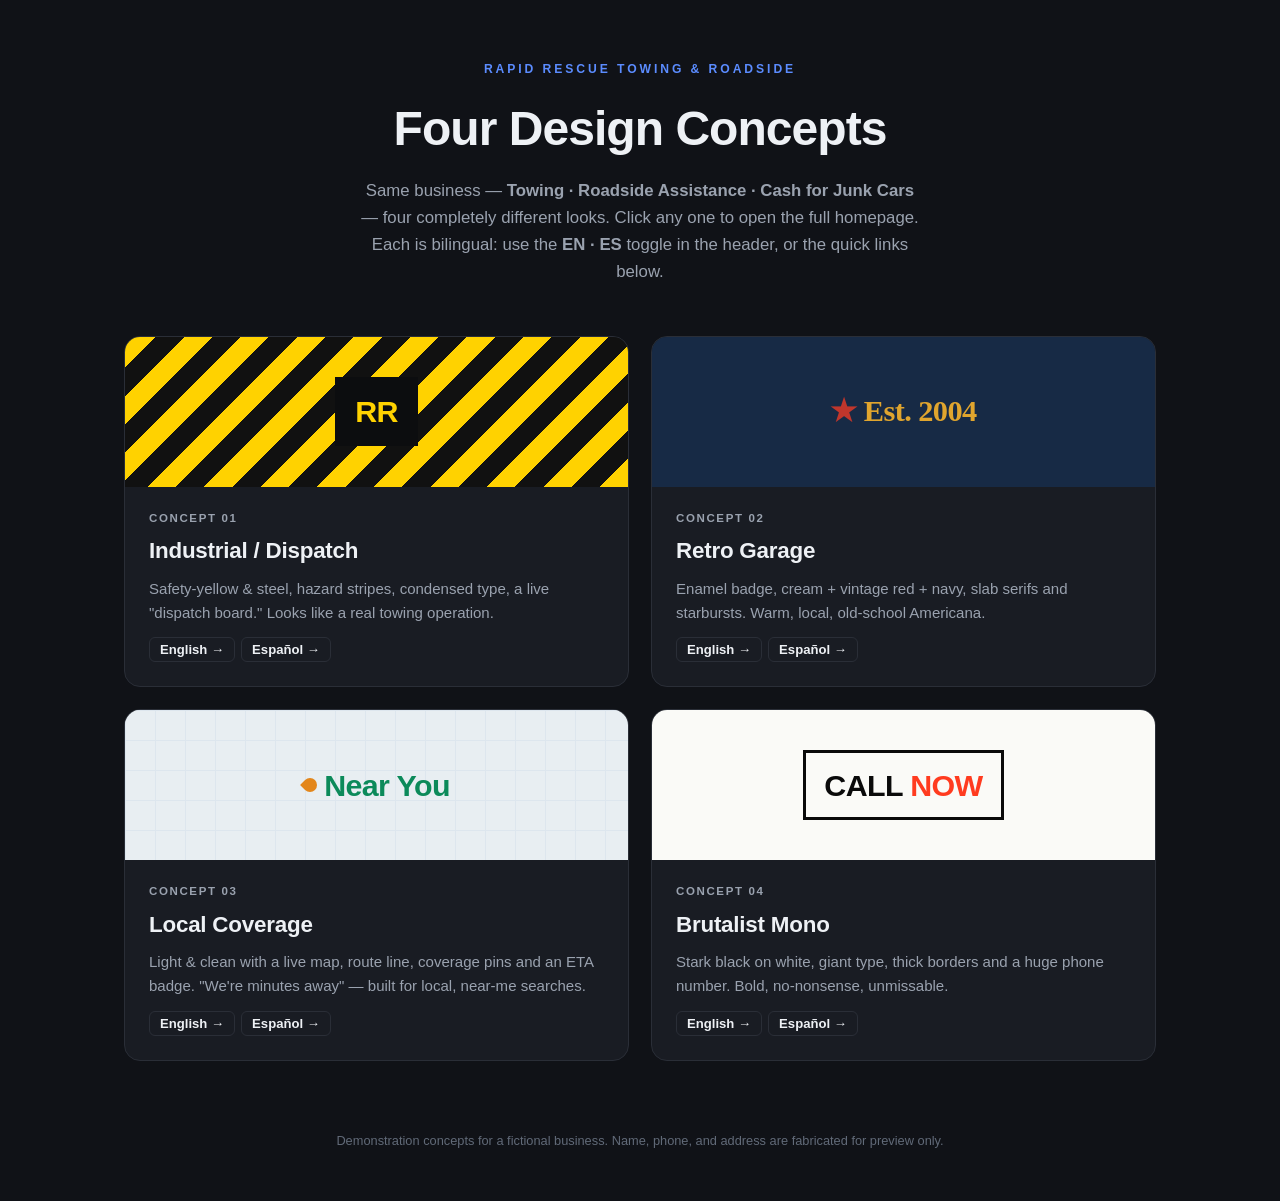
<file: index.html>
<!DOCTYPE html>
<html lang="en">
<head>
<meta charset="UTF-8">
<meta name="viewport" content="width=device-width, initial-scale=1.0">
<meta http-equiv="refresh" content="0; url=concepts/index.html">
<link rel="canonical" href="concepts/index.html">
<title>Rapid Rescue — Design Concepts</title>
<style>
  body{font-family:"Helvetica Neue",Arial,sans-serif;background:#101217;color:#eef1f5;
       display:grid;place-items:center;min-height:100vh;margin:0;text-align:center;padding:24px}
  a{color:#5b8cff;font-weight:700}
</style>
</head>
<body>
  <div>
    <p>Loading the Rapid Rescue design concepts…</p>
    <p><a href="concepts/index.html">Open the concepts →</a></p>
  </div>
</body>
</html>
</file>
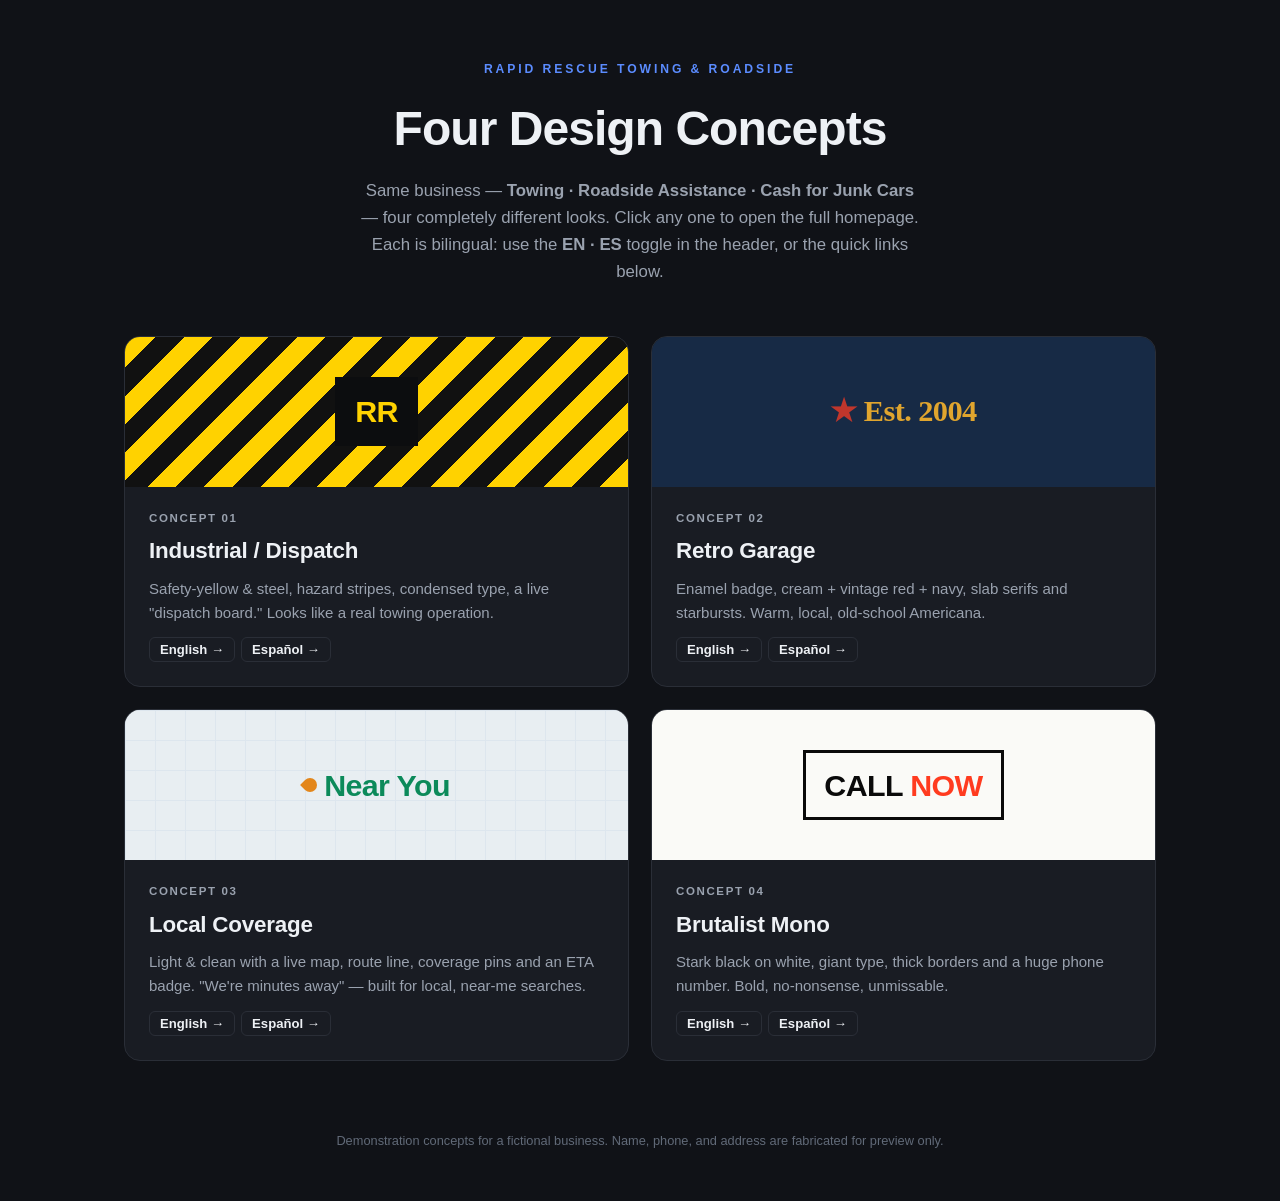
<file: concepts/index.html>
<!DOCTYPE html>
<html lang="en">
<head>
<meta charset="UTF-8">
<meta name="viewport" content="width=device-width, initial-scale=1.0">
<title>Rapid Rescue — 4 Design Concepts</title>
<style>
  :root{--bg:#101217;--card:#191c23;--line:#2a2e37;--text:#eef1f5;--muted:#9aa2af;--accent:#5b8cff}
  *{margin:0;padding:0;box-sizing:border-box}
  body{background:var(--bg);color:var(--text);font-family:"Helvetica Neue",Arial,sans-serif;line-height:1.6}
  a{text-decoration:none;color:inherit}
  .wrap{max-width:1080px;margin:0 auto;padding:0 24px}
  header{text-align:center;padding:60px 24px 20px}
  header .ey{font-size:.76rem;letter-spacing:.24em;text-transform:uppercase;color:var(--accent);font-weight:700}
  header h1{font-size:clamp(2rem,4.5vw,3rem);font-weight:900;letter-spacing:-.02em;margin:12px 0 10px}
  header p{color:var(--muted);max-width:560px;margin:0 auto;font-size:1.05rem}
  .grid{display:grid;grid-template-columns:1fr 1fr;gap:22px;padding:30px 0 70px}
  .concept{display:block;background:var(--card);border:1px solid var(--line);border-radius:16px;overflow:hidden;transition:transform .18s,border-color .18s}
  .concept:hover{transform:translateY(-5px);border-color:var(--accent)}
  .swatch-link{display:block}
  .swatch{height:150px;display:flex;align-items:center;justify-content:center;position:relative;overflow:hidden}
  .swatch .big{font-weight:900;font-size:1.9rem;letter-spacing:-.02em;z-index:2}
  /* swatch themes */
  .s1{background:repeating-linear-gradient(-45deg,#ffd200 0 20px,#111 20px 40px)}
  .s1 .big{background:#0c0d0f;color:#ffd200;padding:10px 20px;text-transform:uppercase;font-family:"Arial Narrow",sans-serif}
  .s3{background:#172a45}
  .s3 .big{color:#e0a52e;font-family:"Rockwell","Roboto Slab",Georgia,serif}
  .s3 .big::before{content:"★ ";color:#c0362c}
  .smap{background:#e8eef2;background-image:repeating-linear-gradient(#dde6ee 0 1px,transparent 1px 30px),repeating-linear-gradient(90deg,#dde6ee 0 1px,transparent 1px 30px)}
  .smap .big{color:#0c8a5a;display:inline-flex;align-items:center;gap:7px}
  .smap .big::before{content:"";width:14px;height:14px;border-radius:50% 50% 50% 0;background:#e3861b;transform:rotate(45deg);display:inline-block}
  .sbru{background:#fafaf7}
  .sbru .big{color:#0a0a0a;border:3px solid #0a0a0a;padding:8px 18px;text-transform:uppercase}
  .sbru .big b{color:#ff3b1f}
  .meta{padding:22px 24px 26px}
  .meta .tag{font-size:.72rem;letter-spacing:.14em;text-transform:uppercase;color:var(--muted);font-weight:700}
  .meta h2{font-size:1.4rem;font-weight:800;margin:6px 0 8px;letter-spacing:-.01em}
  .meta p{color:var(--muted);font-size:.94rem}
  .meta .view{display:inline-block;margin-top:14px;color:var(--accent);font-weight:700;font-size:.9rem}
  .langs{margin-top:14px;font-size:.82rem;color:var(--muted)}
  .langs a{color:var(--text);font-weight:700;border:1px solid var(--line);border-radius:6px;padding:4px 10px;margin-right:6px}
  .langs a:hover{border-color:var(--accent);color:var(--accent)}
  footer{text-align:center;color:#616a78;font-size:.8rem;padding:0 24px 50px}
  @media(max-width:720px){.grid{grid-template-columns:1fr}}
</style>
</head>
<body>
  <header>
    <p class="ey">Rapid Rescue Towing &amp; Roadside</p>
    <h1>Four Design Concepts</h1>
    <p>Same business — <strong>Towing · Roadside Assistance · Cash for Junk Cars</strong> — four completely different looks. Click any one to open the full homepage. Each is bilingual: use the <strong>EN · ES</strong> toggle in the header, or the quick links below.</p>
  </header>
  <div class="wrap">
    <div class="grid">
      <div class="concept">
        <a class="swatch-link" href="design-1-industrial.html"><div class="swatch s1"><span class="big">RR</span></div></a>
        <div class="meta"><div class="tag">Concept 01</div><h2>Industrial / Dispatch</h2><p>Safety-yellow &amp; steel, hazard stripes, condensed type, a live "dispatch board." Looks like a real towing operation.</p><div class="langs"><a href="design-1-industrial.html">English →</a><a href="design-1-industrial.es.html">Español →</a></div></div>
      </div>
      <div class="concept">
        <a class="swatch-link" href="design-3-retro.html"><div class="swatch s3"><span class="big">Est. 2004</span></div></a>
        <div class="meta"><div class="tag">Concept 02</div><h2>Retro Garage</h2><p>Enamel badge, cream + vintage red + navy, slab serifs and starbursts. Warm, local, old-school Americana.</p><div class="langs"><a href="design-3-retro.html">English →</a><a href="design-3-retro.es.html">Español →</a></div></div>
      </div>
      <div class="concept">
        <a class="swatch-link" href="design-5-map.html"><div class="swatch smap"><span class="big">Near You</span></div></a>
        <div class="meta"><div class="tag">Concept 03</div><h2>Local Coverage</h2><p>Light &amp; clean with a live map, route line, coverage pins and an ETA badge. "We're minutes away" — built for local, near-me searches.</p><div class="langs"><a href="design-5-map.html">English →</a><a href="design-5-map.es.html">Español →</a></div></div>
      </div>
      <div class="concept">
        <a class="swatch-link" href="design-6-brutalist.html"><div class="swatch sbru"><span class="big">Call <b>Now</b></span></div></a>
        <div class="meta"><div class="tag">Concept 04</div><h2>Brutalist Mono</h2><p>Stark black on white, giant type, thick borders and a huge phone number. Bold, no-nonsense, unmissable.</p><div class="langs"><a href="design-6-brutalist.html">English →</a><a href="design-6-brutalist.es.html">Español →</a></div></div>
      </div>
    </div>
  </div>
  <footer>Demonstration concepts for a fictional business. Name, phone, and address are fabricated for preview only.</footer>
</body>
</html>
</file>
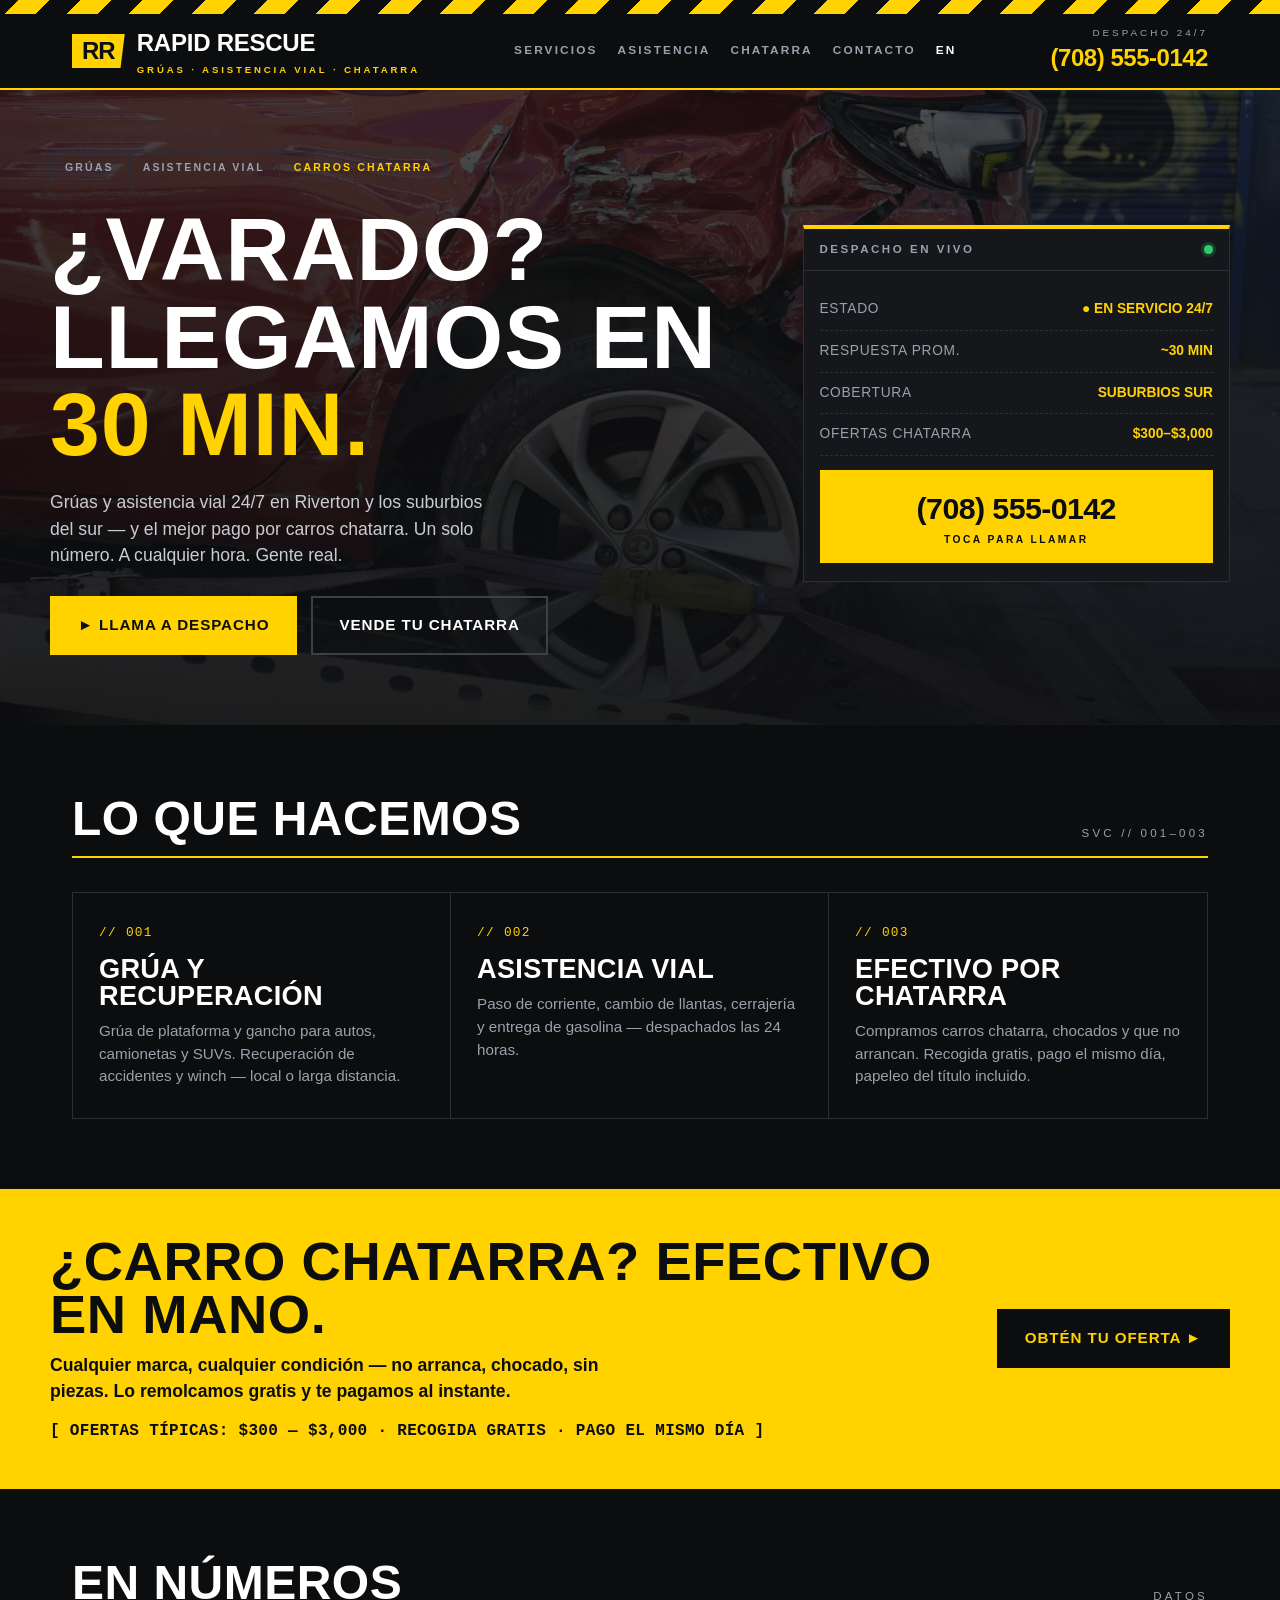
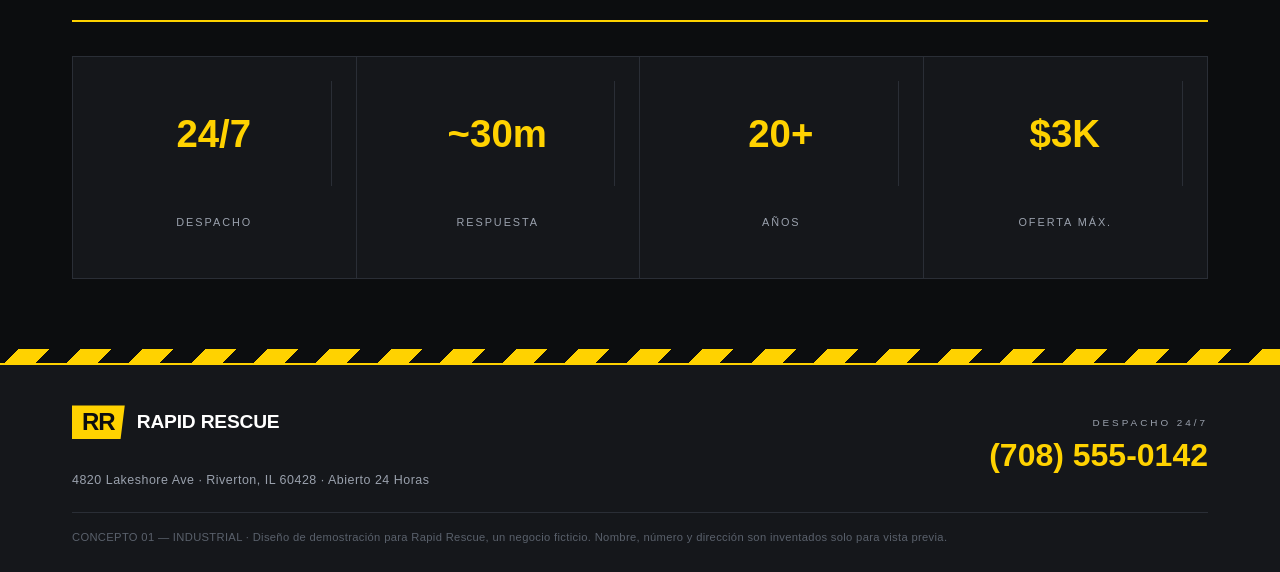
<file: concepts/design-1-industrial.es.html>
<!DOCTYPE html>
<html lang="es">
<head>
<meta charset="UTF-8">
<meta name="viewport" content="width=device-width, initial-scale=1.0">
<title>Rapid Rescue Grúas y Asistencia Vial — Concepto Industrial</title>
<style>
  :root{
    --black:#0c0d0f; --panel:#15171b; --panel2:#1c1f25;
    --yellow:#ffd200; --yellow-dk:#d9b200;
    --line:#2a2e36; --text:#e8eaed; --muted:#9aa1ad; --white:#fff;
  }
  *{margin:0;padding:0;box-sizing:border-box}
  body{background:var(--black);color:var(--text);font-family:"Arial Narrow","Helvetica Neue",Arial,sans-serif;line-height:1.5}
  .mono{font-family:"SFMono-Regular",ui-monospace,"Roboto Mono",Menlo,Consolas,monospace}
  a{color:inherit;text-decoration:none}
  .wrap{max-width:1180px;margin:0 auto;padding:0 22px}
  h1,h2,h3{font-family:"Arial Narrow","Helvetica Neue",sans-serif;text-transform:uppercase;letter-spacing:.01em;font-weight:700;line-height:.98}
  .hazard{height:14px;background:repeating-linear-gradient(-45deg,var(--yellow) 0 22px,#0c0d0f 22px 44px)}
  header{background:var(--black);border-bottom:2px solid var(--yellow);position:sticky;top:0;z-index:50}
  .nav{display:flex;align-items:center;justify-content:space-between;height:74px;gap:20px}
  .logo{display:flex;align-items:center;gap:12px}
  .logo .box{background:var(--yellow);color:#0c0d0f;font-weight:800;font-size:1.5rem;padding:5px 10px;letter-spacing:-.04em;line-height:1;clip-path:polygon(0 0,100% 0,92% 100%,0 100%)}
  .logo .t{font-size:1.5rem;font-weight:800;color:#fff;letter-spacing:-.01em;text-transform:uppercase}
  .logo .t small{display:block;font-size:.6rem;letter-spacing:.3em;color:var(--yellow);font-weight:700;margin-top:2px}
  .nav-right{display:flex;align-items:center;gap:22px}
  .nav-right .lbl{font-size:.62rem;letter-spacing:.3em;color:var(--muted);text-transform:uppercase}
  .nav-right .ph{font-size:1.5rem;font-weight:800;color:var(--yellow);letter-spacing:-.02em}
  .nav-menu{display:flex;gap:20px}
  .nav-menu a{font-size:.74rem;letter-spacing:.18em;text-transform:uppercase;color:var(--muted);font-weight:700}
  .nav-menu a:hover{color:var(--yellow)}
  .hero{position:relative;background:linear-gradient(rgba(12,13,15,.72),rgba(12,13,15,.92)),url('../images/stock-hero.jpg');background-size:cover;background-position:center}
  .hero-grid{display:grid;grid-template-columns:1.25fr .75fr;gap:40px;padding:62px 0 70px;align-items:center}
  .tagstrip{display:inline-flex;gap:0;margin-bottom:22px;border:1px solid var(--line)}
  .tagstrip span{font-size:.66rem;letter-spacing:.2em;text-transform:uppercase;padding:7px 14px;color:var(--muted);border-right:1px solid var(--line);font-weight:700}
  .tagstrip span:last-child{border-right:none;color:var(--yellow)}
  .hero h1{font-size:clamp(3rem,7vw,6rem);color:#fff}
  .hero h1 em{color:var(--yellow);font-style:normal}
  .hero p{margin:20px 0 28px;color:#c8ccd3;font-size:1.1rem;max-width:460px}
  .btn{display:inline-flex;align-items:center;gap:10px;font-weight:800;text-transform:uppercase;letter-spacing:.06em;font-size:.95rem;padding:16px 26px;border:2px solid var(--yellow)}
  .btn-y{background:var(--yellow);color:#0c0d0f}
  .btn-y:hover{background:#0c0d0f;color:var(--yellow)}
  .btn-o{color:#fff;border-color:#3a3f48}
  .btn-o:hover{border-color:var(--yellow);color:var(--yellow)}
  .hero-cta{display:flex;gap:14px;flex-wrap:wrap}
  .dispatch{background:var(--panel);border:1px solid var(--line);border-top:4px solid var(--yellow)}
  .dispatch .dh{display:flex;justify-content:space-between;align-items:center;padding:12px 16px;border-bottom:1px solid var(--line)}
  .dispatch .dh .t{font-size:.72rem;letter-spacing:.22em;color:var(--muted);text-transform:uppercase;font-weight:700}
  .dispatch .dot{width:9px;height:9px;border-radius:50%;background:#2ecc71;box-shadow:0 0 0 3px rgba(46,204,113,.2)}
  .dispatch .body{padding:18px 16px}
  .drow{display:flex;justify-content:space-between;padding:10px 0;border-bottom:1px dashed var(--line);font-size:.86rem}
  .drow .k{color:var(--muted);letter-spacing:.05em}
  .drow .v{color:var(--yellow);font-weight:700}
  .dispatch .big{display:block;text-align:center;padding:16px;background:var(--yellow);color:#0c0d0f;margin-top:14px}
  .dispatch .big .n{font-size:1.9rem;font-weight:800;letter-spacing:-.02em}
  .dispatch .big .l{font-size:.64rem;letter-spacing:.24em;text-transform:uppercase;font-weight:700}
  section{padding:70px 0}
  .shead{display:flex;align-items:flex-end;justify-content:space-between;border-bottom:2px solid var(--yellow);padding-bottom:14px;margin-bottom:34px;gap:20px;flex-wrap:wrap}
  .shead h2{font-size:clamp(2rem,4vw,3rem);color:#fff}
  .shead .idx{font-size:.72rem;letter-spacing:.28em;color:var(--muted);text-transform:uppercase}
  .svc{display:grid;grid-template-columns:repeat(3,1fr);gap:0;border:1px solid var(--line)}
  .svc .cell{padding:30px 26px;border-right:1px solid var(--line);position:relative}
  .svc .cell:last-child{border-right:none}
  .svc .num{font-family:ui-monospace,monospace;font-size:.8rem;color:var(--yellow);letter-spacing:.1em}
  .svc h3{font-size:1.7rem;color:#fff;margin:14px 0 10px}
  .svc p{color:var(--muted);font-size:.95rem}
  .svc .cell::before{content:"";position:absolute;top:0;left:0;right:0;height:5px;background:repeating-linear-gradient(-45deg,var(--yellow) 0 10px,transparent 10px 20px);opacity:0;transition:opacity .2s}
  .svc .cell:hover::before{opacity:1}
  .svc .cell:hover{background:var(--panel)}
  .junk{background:var(--yellow);color:#0c0d0f}
  .junk .inner{display:grid;grid-template-columns:1fr auto;gap:30px;align-items:center;padding:46px 0}
  .junk h2{font-size:clamp(2.2rem,4.5vw,3.4rem)}
  .junk p{font-weight:600;font-size:1.1rem;max-width:560px;margin-top:10px}
  .junk .pricetag{font-family:ui-monospace,monospace;font-weight:700;margin-top:14px;font-size:1rem;letter-spacing:.02em}
  .junk .btn{border-color:#0c0d0f;background:#0c0d0f;color:var(--yellow)}
  .junk .btn:hover{background:transparent;color:#0c0d0f}
  .specs{display:grid;grid-template-columns:repeat(4,1fr);border:1px solid var(--line);background:var(--panel)}
  .specs div{padding:24px;border-right:1px solid var(--line);text-align:center}
  .specs div:last-child{border-right:none}
  .specs .n{font-size:2.4rem;font-weight:800;color:var(--yellow)}
  .specs .l{font-size:.68rem;letter-spacing:.18em;text-transform:uppercase;color:var(--muted);margin-top:4px}
  footer{background:var(--panel);border-top:2px solid var(--yellow);padding:40px 0 26px;margin-top:0}
  .foot{display:flex;justify-content:space-between;flex-wrap:wrap;gap:20px;align-items:center}
  .foot .ph{font-size:2rem;font-weight:800;color:var(--yellow)}
  .foot small{color:var(--muted);font-size:.78rem;letter-spacing:.04em}
  .disc{color:#5a616c;font-size:.7rem;margin-top:22px;border-top:1px solid var(--line);padding-top:16px;letter-spacing:.03em}
  @media(max-width:860px){
    .hero-grid{grid-template-columns:1fr;gap:30px}.nav-menu{display:none}
    .svc{grid-template-columns:1fr}.svc .cell{border-right:none;border-bottom:1px solid var(--line)}
    .specs{grid-template-columns:1fr 1fr}.junk .inner{grid-template-columns:1fr}
    .nav-right .lbl{display:none}
  }
</style>
</head>
<body>
<div class="hazard"></div>
<header>
  <div class="wrap nav">
    <a href="#" class="logo"><span class="box">RR</span><span class="t">Rapid Rescue<small>Grúas · Asistencia Vial · Chatarra</small></span></a>
    <nav class="nav-menu">
      <a href="#services">Servicios</a><a href="#roadside">Asistencia</a><a href="#junk">Chatarra</a><a href="#contact">Contacto</a><a href="design-1-industrial.html" style="color:#fff">EN</a>
    </nav>
    <div class="nav-right">
      <div style="text-align:right"><div class="lbl">Despacho 24/7</div><a href="tel:+17085550142" class="ph">(708) 555-0142</a></div>
    </div>
  </div>
</header>

<section class="hero" style="padding:0">
  <div class="wrap hero-grid">
    <div>
      <div class="tagstrip"><span>Grúas</span><span>Asistencia Vial</span><span>Carros Chatarra</span></div>
      <h1>¿Varado?<br>Llegamos en <em>30 Min.</em></h1>
      <p>Grúas y asistencia vial 24/7 en Riverton y los suburbios del sur — y el mejor pago por carros chatarra. Un solo número. A cualquier hora. Gente real.</p>
      <div class="hero-cta">
        <a href="tel:+17085550142" class="btn btn-y">► Llama a Despacho</a>
        <a href="#junk" class="btn btn-o">Vende tu Chatarra</a>
      </div>
    </div>
    <div class="dispatch">
      <div class="dh"><span class="t">Despacho en Vivo</span><span class="dot"></span></div>
      <div class="body">
        <div class="drow"><span class="k">ESTADO</span><span class="v">● EN SERVICIO 24/7</span></div>
        <div class="drow"><span class="k">RESPUESTA PROM.</span><span class="v">~30 MIN</span></div>
        <div class="drow"><span class="k">COBERTURA</span><span class="v">SUBURBIOS SUR</span></div>
        <div class="drow"><span class="k">OFERTAS CHATARRA</span><span class="v">$300–$3,000</span></div>
        <a href="tel:+17085550142" class="big"><div class="n">(708) 555-0142</div><div class="l">Toca para Llamar</div></a>
      </div>
    </div>
  </div>
</section>

<section id="services">
  <div class="wrap">
    <div class="shead"><h2>Lo Que Hacemos</h2><span class="idx">SVC // 001–003</span></div>
    <div class="svc">
      <div class="cell"><div class="num">// 001</div><h3>Grúa y Recuperación</h3><p>Grúa de plataforma y gancho para autos, camionetas y SUVs. Recuperación de accidentes y winch — local o larga distancia.</p></div>
      <div class="cell" id="roadside"><div class="num">// 002</div><h3>Asistencia Vial</h3><p>Paso de corriente, cambio de llantas, cerrajería y entrega de gasolina — despachados las 24 horas.</p></div>
      <div class="cell"><div class="num">// 003</div><h3>Efectivo por Chatarra</h3><p>Compramos carros chatarra, chocados y que no arrancan. Recogida gratis, pago el mismo día, papeleo del título incluido.</p></div>
    </div>
  </div>
</section>

<section class="junk" id="junk" style="padding:0">
  <div class="wrap inner">
    <div>
      <h2>¿Carro Chatarra? Efectivo en Mano.</h2>
      <p>Cualquier marca, cualquier condición — no arranca, chocado, sin piezas. Lo remolcamos gratis y te pagamos al instante.</p>
      <div class="pricetag">[ OFERTAS TÍPICAS: $300 — $3,000 · RECOGIDA GRATIS · PAGO EL MISMO DÍA ]</div>
    </div>
    <a href="tel:+17085550142" class="btn">Obtén tu Oferta ►</a>
  </div>
</section>

<section>
  <div class="wrap">
    <div class="shead"><h2>En Números</h2><span class="idx">DATOS</span></div>
    <div class="specs">
      <div><div class="n">24/7</div><div class="l">Despacho</div></div>
      <div><div class="n">~30m</div><div class="l">Respuesta</div></div>
      <div><div class="n">20+</div><div class="l">Años</div></div>
      <div><div class="n">$3K</div><div class="l">Oferta Máx.</div></div>
    </div>
  </div>
</section>

<div class="hazard"></div>
<footer id="contact">
  <div class="wrap">
    <div class="foot">
      <div><a href="#" class="logo"><span class="box">RR</span><span class="t" style="font-size:1.2rem">Rapid Rescue</span></a><br><small style="margin-top:8px;display:block">4820 Lakeshore Ave · Riverton, IL 60428 · Abierto 24 Horas</small></div>
      <div style="text-align:right"><div class="lbl" style="font-size:.62rem;letter-spacing:.3em;color:var(--muted);text-transform:uppercase">Despacho 24/7</div><a href="tel:+17085550142" class="ph">(708) 555-0142</a></div>
    </div>
    <p class="disc">CONCEPTO 01 — INDUSTRIAL · Diseño de demostración para Rapid Rescue, un negocio ficticio. Nombre, número y dirección son inventados solo para vista previa.</p>
  </div>
</footer>
</body>
</html>
</file>
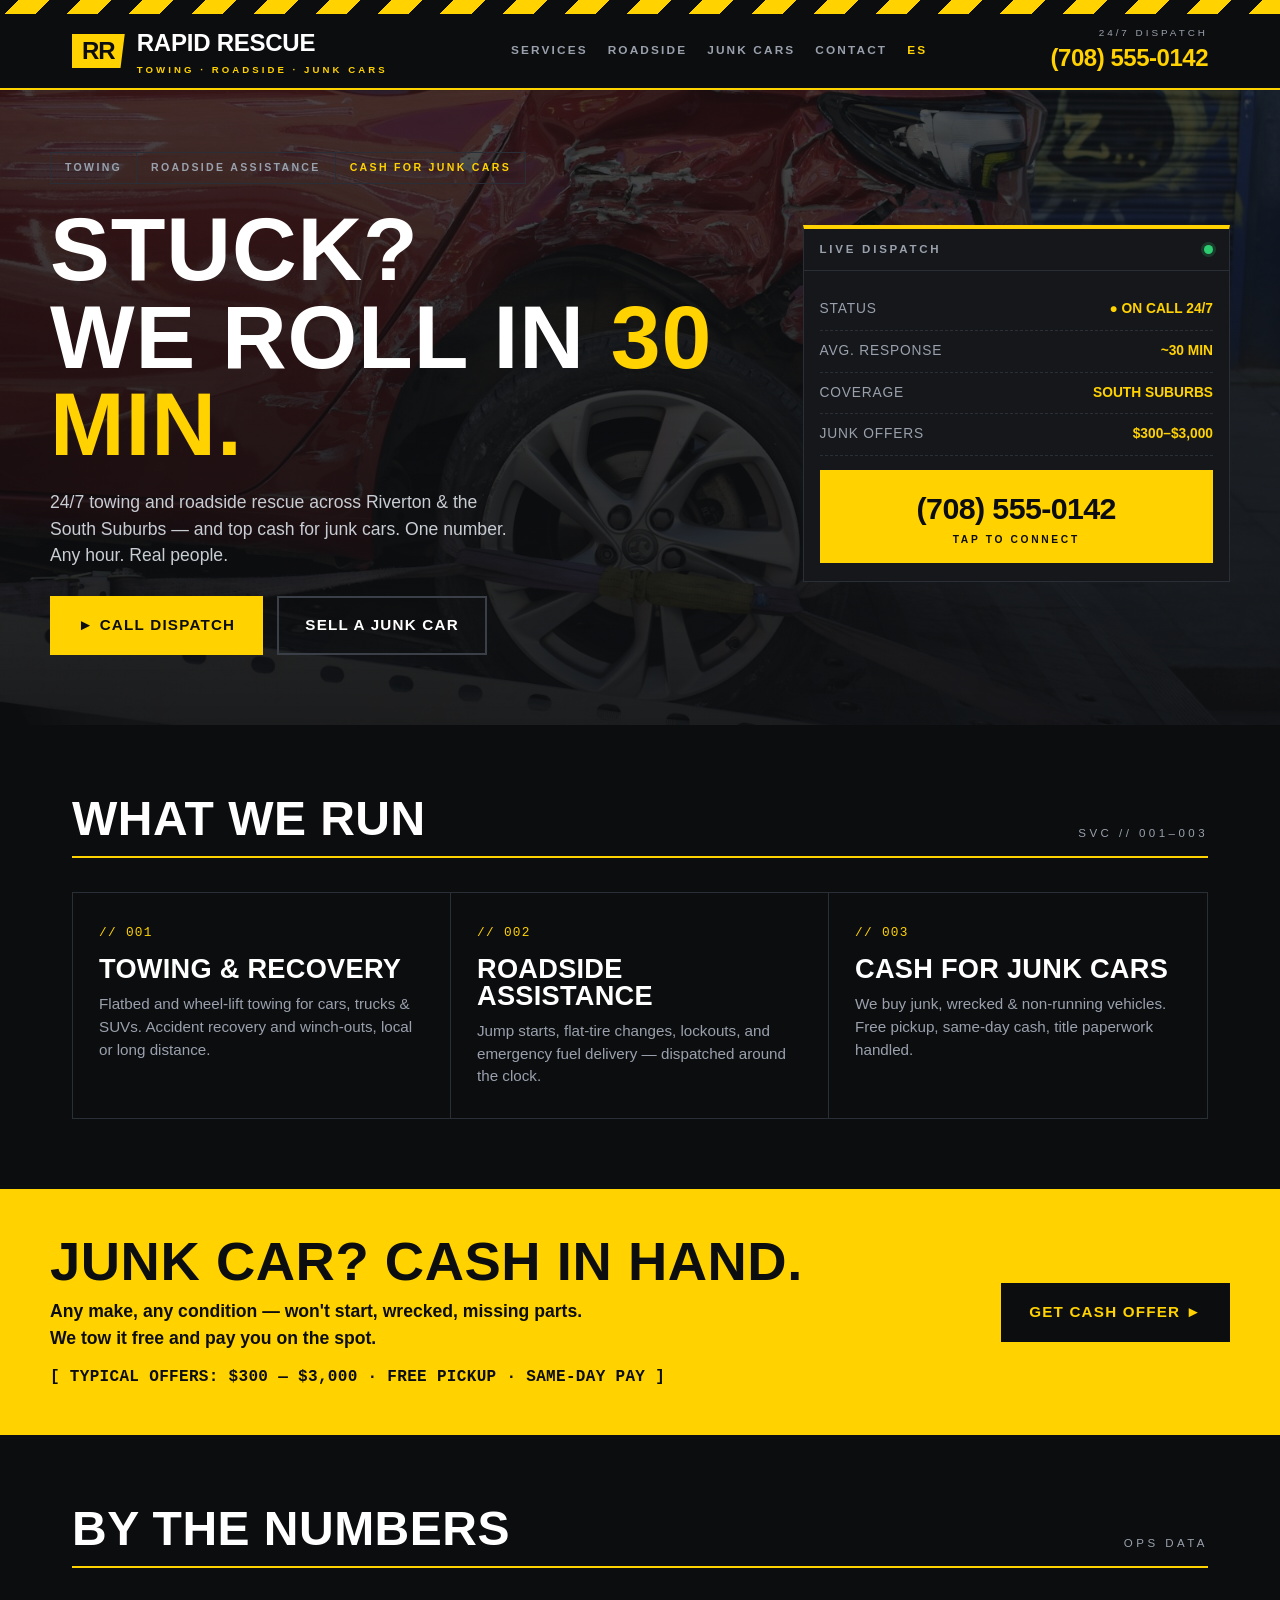
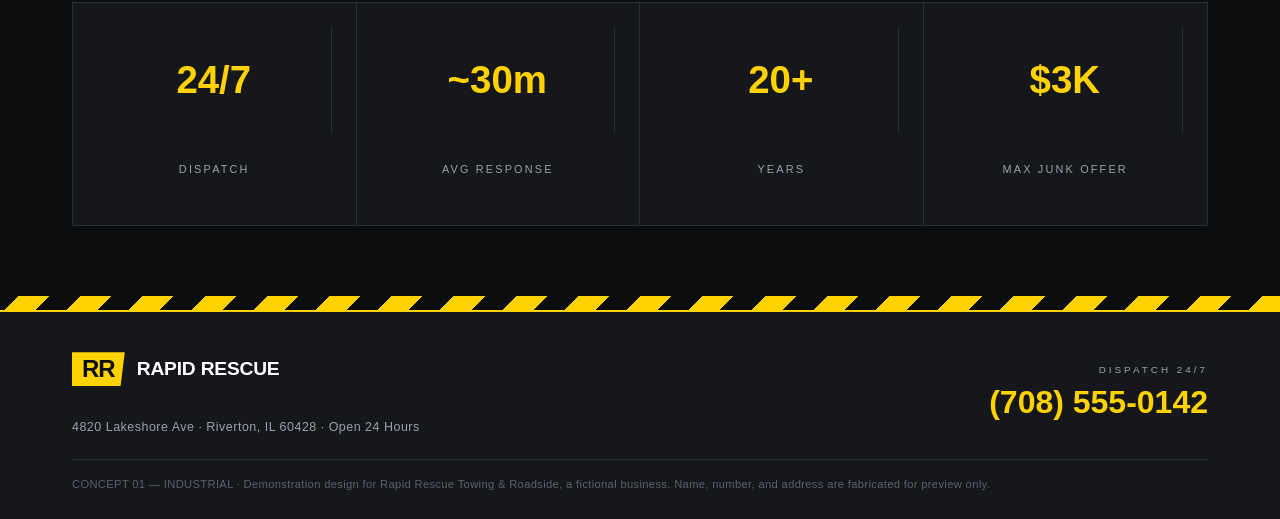
<file: concepts/design-1-industrial.html>
<!DOCTYPE html>
<html lang="en">
<head>
<meta charset="UTF-8">
<meta name="viewport" content="width=device-width, initial-scale=1.0">
<title>Rapid Rescue Towing & Roadside — Industrial Concept</title>
<style>
  :root{
    --black:#0c0d0f; --panel:#15171b; --panel2:#1c1f25;
    --yellow:#ffd200; --yellow-dk:#d9b200;
    --line:#2a2e36; --text:#e8eaed; --muted:#9aa1ad; --white:#fff;
  }
  *{margin:0;padding:0;box-sizing:border-box}
  body{background:var(--black);color:var(--text);font-family:"Arial Narrow","Helvetica Neue",Arial,sans-serif;line-height:1.5}
  .mono{font-family:"SFMono-Regular",ui-monospace,"Roboto Mono",Menlo,Consolas,monospace}
  a{color:inherit;text-decoration:none}
  .wrap{max-width:1180px;margin:0 auto;padding:0 22px}
  h1,h2,h3{font-family:"Arial Narrow","Helvetica Neue",sans-serif;text-transform:uppercase;letter-spacing:.01em;font-weight:700;line-height:.98}
  .hazard{height:14px;background:repeating-linear-gradient(-45deg,var(--yellow) 0 22px,#0c0d0f 22px 44px)}
  .condensed{font-stretch:condensed}
  /* Header */
  header{background:var(--black);border-bottom:2px solid var(--yellow);position:sticky;top:0;z-index:50}
  .nav{display:flex;align-items:center;justify-content:space-between;height:74px;gap:20px}
  .logo{display:flex;align-items:center;gap:12px}
  .logo .box{background:var(--yellow);color:#0c0d0f;font-weight:800;font-size:1.5rem;padding:5px 10px;letter-spacing:-.04em;line-height:1;clip-path:polygon(0 0,100% 0,92% 100%,0 100%)}
  .logo .t{font-size:1.5rem;font-weight:800;color:#fff;letter-spacing:-.01em;text-transform:uppercase}
  .logo .t small{display:block;font-size:.6rem;letter-spacing:.32em;color:var(--yellow);font-weight:700;margin-top:2px}
  .nav-right{display:flex;align-items:center;gap:22px}
  .nav-right .lbl{font-size:.62rem;letter-spacing:.3em;color:var(--muted);text-transform:uppercase}
  .nav-right .ph{font-size:1.5rem;font-weight:800;color:var(--yellow);letter-spacing:-.02em}
  .nav-menu{display:flex;gap:20px}
  .nav-menu a{font-size:.74rem;letter-spacing:.18em;text-transform:uppercase;color:var(--muted);font-weight:700}
  .nav-menu a:hover{color:var(--yellow)}
  /* Hero */
  .hero{position:relative;background:linear-gradient(rgba(12,13,15,.72),rgba(12,13,15,.92)),url('../images/stock-hero.jpg');background-size:cover;background-position:center}
  .hero-grid{display:grid;grid-template-columns:1.25fr .75fr;gap:40px;padding:62px 0 70px;align-items:center}
  .tagstrip{display:inline-flex;gap:0;margin-bottom:22px;border:1px solid var(--line)}
  .tagstrip span{font-size:.66rem;letter-spacing:.22em;text-transform:uppercase;padding:7px 14px;color:var(--muted);border-right:1px solid var(--line);font-weight:700}
  .tagstrip span:last-child{border-right:none;color:var(--yellow)}
  .hero h1{font-size:clamp(3rem,7vw,6rem);color:#fff}
  .hero h1 em{color:var(--yellow);font-style:normal}
  .hero p{margin:20px 0 28px;color:#c8ccd3;font-size:1.1rem;max-width:460px}
  .btn{display:inline-flex;align-items:center;gap:10px;font-weight:800;text-transform:uppercase;letter-spacing:.08em;font-size:.95rem;padding:16px 26px;border:2px solid var(--yellow)}
  .btn-y{background:var(--yellow);color:#0c0d0f}
  .btn-y:hover{background:#0c0d0f;color:var(--yellow)}
  .btn-o{color:#fff;border-color:#3a3f48}
  .btn-o:hover{border-color:var(--yellow);color:var(--yellow)}
  .hero-cta{display:flex;gap:14px;flex-wrap:wrap}
  /* Dispatch card */
  .dispatch{background:var(--panel);border:1px solid var(--line);border-top:4px solid var(--yellow)}
  .dispatch .dh{display:flex;justify-content:space-between;align-items:center;padding:12px 16px;border-bottom:1px solid var(--line)}
  .dispatch .dh .t{font-size:.72rem;letter-spacing:.24em;color:var(--muted);text-transform:uppercase;font-weight:700}
  .dispatch .dot{width:9px;height:9px;border-radius:50%;background:#2ecc71;box-shadow:0 0 0 3px rgba(46,204,113,.2)}
  .dispatch .body{padding:18px 16px}
  .drow{display:flex;justify-content:space-between;padding:10px 0;border-bottom:1px dashed var(--line);font-size:.86rem}
  .drow .k{color:var(--muted);letter-spacing:.06em}
  .drow .v{color:var(--yellow);font-weight:700}
  .dispatch .big{display:block;text-align:center;padding:16px;background:var(--yellow);color:#0c0d0f;margin-top:14px}
  .dispatch .big .n{font-size:1.9rem;font-weight:800;letter-spacing:-.02em}
  .dispatch .big .l{font-size:.64rem;letter-spacing:.26em;text-transform:uppercase;font-weight:700}
  /* Section */
  section{padding:70px 0}
  .shead{display:flex;align-items:flex-end;justify-content:space-between;border-bottom:2px solid var(--yellow);padding-bottom:14px;margin-bottom:34px;gap:20px;flex-wrap:wrap}
  .shead h2{font-size:clamp(2rem,4vw,3rem);color:#fff}
  .shead .idx{font-size:.72rem;letter-spacing:.3em;color:var(--muted);text-transform:uppercase}
  /* Services */
  .svc{display:grid;grid-template-columns:repeat(3,1fr);gap:0;border:1px solid var(--line)}
  .svc .cell{padding:30px 26px;border-right:1px solid var(--line);position:relative}
  .svc .cell:last-child{border-right:none}
  .svc .num{font-family:ui-monospace,monospace;font-size:.8rem;color:var(--yellow);letter-spacing:.1em}
  .svc h3{font-size:1.7rem;color:#fff;margin:14px 0 10px}
  .svc p{color:var(--muted);font-size:.95rem}
  .svc .cell::before{content:"";position:absolute;top:0;left:0;right:0;height:5px;background:repeating-linear-gradient(-45deg,var(--yellow) 0 10px,transparent 10px 20px);opacity:0;transition:opacity .2s}
  .svc .cell:hover::before{opacity:1}
  .svc .cell:hover{background:var(--panel)}
  /* Junk block */
  .junk{background:var(--yellow);color:#0c0d0f}
  .junk .inner{display:grid;grid-template-columns:1fr auto;gap:30px;align-items:center;padding:46px 0}
  .junk h2{font-size:clamp(2.2rem,4.5vw,3.4rem)}
  .junk p{font-weight:600;font-size:1.1rem;max-width:560px;margin-top:10px}
  .junk .pricetag{font-family:ui-monospace,monospace;font-weight:700;margin-top:14px;font-size:1rem;letter-spacing:.02em}
  .junk .btn{border-color:#0c0d0f;background:#0c0d0f;color:var(--yellow)}
  .junk .btn:hover{background:transparent;color:#0c0d0f}
  /* Specs strip */
  .specs{display:grid;grid-template-columns:repeat(4,1fr);border:1px solid var(--line);background:var(--panel)}
  .specs div{padding:24px;border-right:1px solid var(--line);text-align:center}
  .specs div:last-child{border-right:none}
  .specs .n{font-size:2.4rem;font-weight:800;color:var(--yellow)}
  .specs .l{font-size:.68rem;letter-spacing:.2em;text-transform:uppercase;color:var(--muted);margin-top:4px}
  /* Footer */
  footer{background:var(--panel);border-top:2px solid var(--yellow);padding:40px 0 26px;margin-top:0}
  .foot{display:flex;justify-content:space-between;flex-wrap:wrap;gap:20px;align-items:center}
  .foot .ph{font-size:2rem;font-weight:800;color:var(--yellow)}
  .foot small{color:var(--muted);font-size:.78rem;letter-spacing:.04em}
  .disc{color:#5a616c;font-size:.7rem;margin-top:22px;border-top:1px solid var(--line);padding-top:16px;letter-spacing:.03em}
  @media(max-width:860px){
    .hero-grid{grid-template-columns:1fr;gap:30px}.nav-menu{display:none}
    .svc{grid-template-columns:1fr}.svc .cell{border-right:none;border-bottom:1px solid var(--line)}
    .specs{grid-template-columns:1fr 1fr}.junk .inner{grid-template-columns:1fr}
    .nav-right .lbl{display:none}
  }
</style>
</head>
<body>
<div class="hazard"></div>
<header>
  <div class="wrap nav">
    <a href="#" class="logo"><span class="box">RR</span><span class="t">Rapid Rescue<small>Towing · Roadside · Junk Cars</small></span></a>
    <nav class="nav-menu">
      <a href="#services">Services</a><a href="#roadside">Roadside</a><a href="#junk">Junk Cars</a><a href="#contact">Contact</a><a href="design-1-industrial.es.html" style="color:var(--yellow)">ES</a>
    </nav>
    <div class="nav-right">
      <div style="text-align:right"><div class="lbl">24/7 Dispatch</div><a href="tel:+17085550142" class="ph">(708) 555-0142</a></div>
    </div>
  </div>
</header>

<section class="hero" style="padding:0">
  <div class="wrap hero-grid">
    <div>
      <div class="tagstrip"><span>Towing</span><span>Roadside Assistance</span><span>Cash for Junk Cars</span></div>
      <h1>Stuck?<br>We Roll in <em>30 Min.</em></h1>
      <p>24/7 towing and roadside rescue across Riverton &amp; the South Suburbs — and top cash for junk cars. One number. Any hour. Real people.</p>
      <div class="hero-cta">
        <a href="tel:+17085550142" class="btn btn-y">► Call Dispatch</a>
        <a href="#junk" class="btn btn-o">Sell a Junk Car</a>
      </div>
    </div>
    <div class="dispatch">
      <div class="dh"><span class="t">Live Dispatch</span><span class="dot"></span></div>
      <div class="body">
        <div class="drow"><span class="k">STATUS</span><span class="v">● ON CALL 24/7</span></div>
        <div class="drow"><span class="k">AVG. RESPONSE</span><span class="v">~30 MIN</span></div>
        <div class="drow"><span class="k">COVERAGE</span><span class="v">SOUTH SUBURBS</span></div>
        <div class="drow"><span class="k">JUNK OFFERS</span><span class="v">$300–$3,000</span></div>
        <a href="tel:+17085550142" class="big"><div class="n">(708) 555-0142</div><div class="l">Tap to Connect</div></a>
      </div>
    </div>
  </div>
</section>

<section id="services">
  <div class="wrap">
    <div class="shead"><h2>What We Run</h2><span class="idx">SVC // 001–003</span></div>
    <div class="svc">
      <div class="cell"><div class="num">// 001</div><h3>Towing &amp; Recovery</h3><p>Flatbed and wheel-lift towing for cars, trucks &amp; SUVs. Accident recovery and winch-outs, local or long distance.</p></div>
      <div class="cell" id="roadside"><div class="num">// 002</div><h3>Roadside Assistance</h3><p>Jump starts, flat-tire changes, lockouts, and emergency fuel delivery — dispatched around the clock.</p></div>
      <div class="cell"><div class="num">// 003</div><h3>Cash for Junk Cars</h3><p>We buy junk, wrecked &amp; non-running vehicles. Free pickup, same-day cash, title paperwork handled.</p></div>
    </div>
  </div>
</section>

<section class="junk" id="junk" style="padding:0">
  <div class="wrap inner">
    <div>
      <h2>Junk Car? Cash in Hand.</h2>
      <p>Any make, any condition — won't start, wrecked, missing parts. We tow it free and pay you on the spot.</p>
      <div class="pricetag">[ TYPICAL OFFERS: $300 — $3,000 · FREE PICKUP · SAME-DAY PAY ]</div>
    </div>
    <a href="tel:+17085550142" class="btn">Get Cash Offer ►</a>
  </div>
</section>

<section>
  <div class="wrap">
    <div class="shead"><h2>By the Numbers</h2><span class="idx">OPS DATA</span></div>
    <div class="specs">
      <div><div class="n">24/7</div><div class="l">Dispatch</div></div>
      <div><div class="n">~30m</div><div class="l">Avg Response</div></div>
      <div><div class="n">20+</div><div class="l">Years</div></div>
      <div><div class="n">$3K</div><div class="l">Max Junk Offer</div></div>
    </div>
  </div>
</section>

<div class="hazard"></div>
<footer id="contact">
  <div class="wrap">
    <div class="foot">
      <div><a href="#" class="logo"><span class="box">RR</span><span class="t" style="font-size:1.2rem">Rapid Rescue</span></a><br><small style="margin-top:8px;display:block">4820 Lakeshore Ave · Riverton, IL 60428 · Open 24 Hours</small></div>
      <div style="text-align:right"><div class="lbl" style="font-size:.62rem;letter-spacing:.3em;color:var(--muted);text-transform:uppercase">Dispatch 24/7</div><a href="tel:+17085550142" class="ph">(708) 555-0142</a></div>
    </div>
    <p class="disc">CONCEPT 01 — INDUSTRIAL · Demonstration design for Rapid Rescue Towing &amp; Roadside, a fictional business. Name, number, and address are fabricated for preview only.</p>
  </div>
</footer>
</body>
</html>
</file>
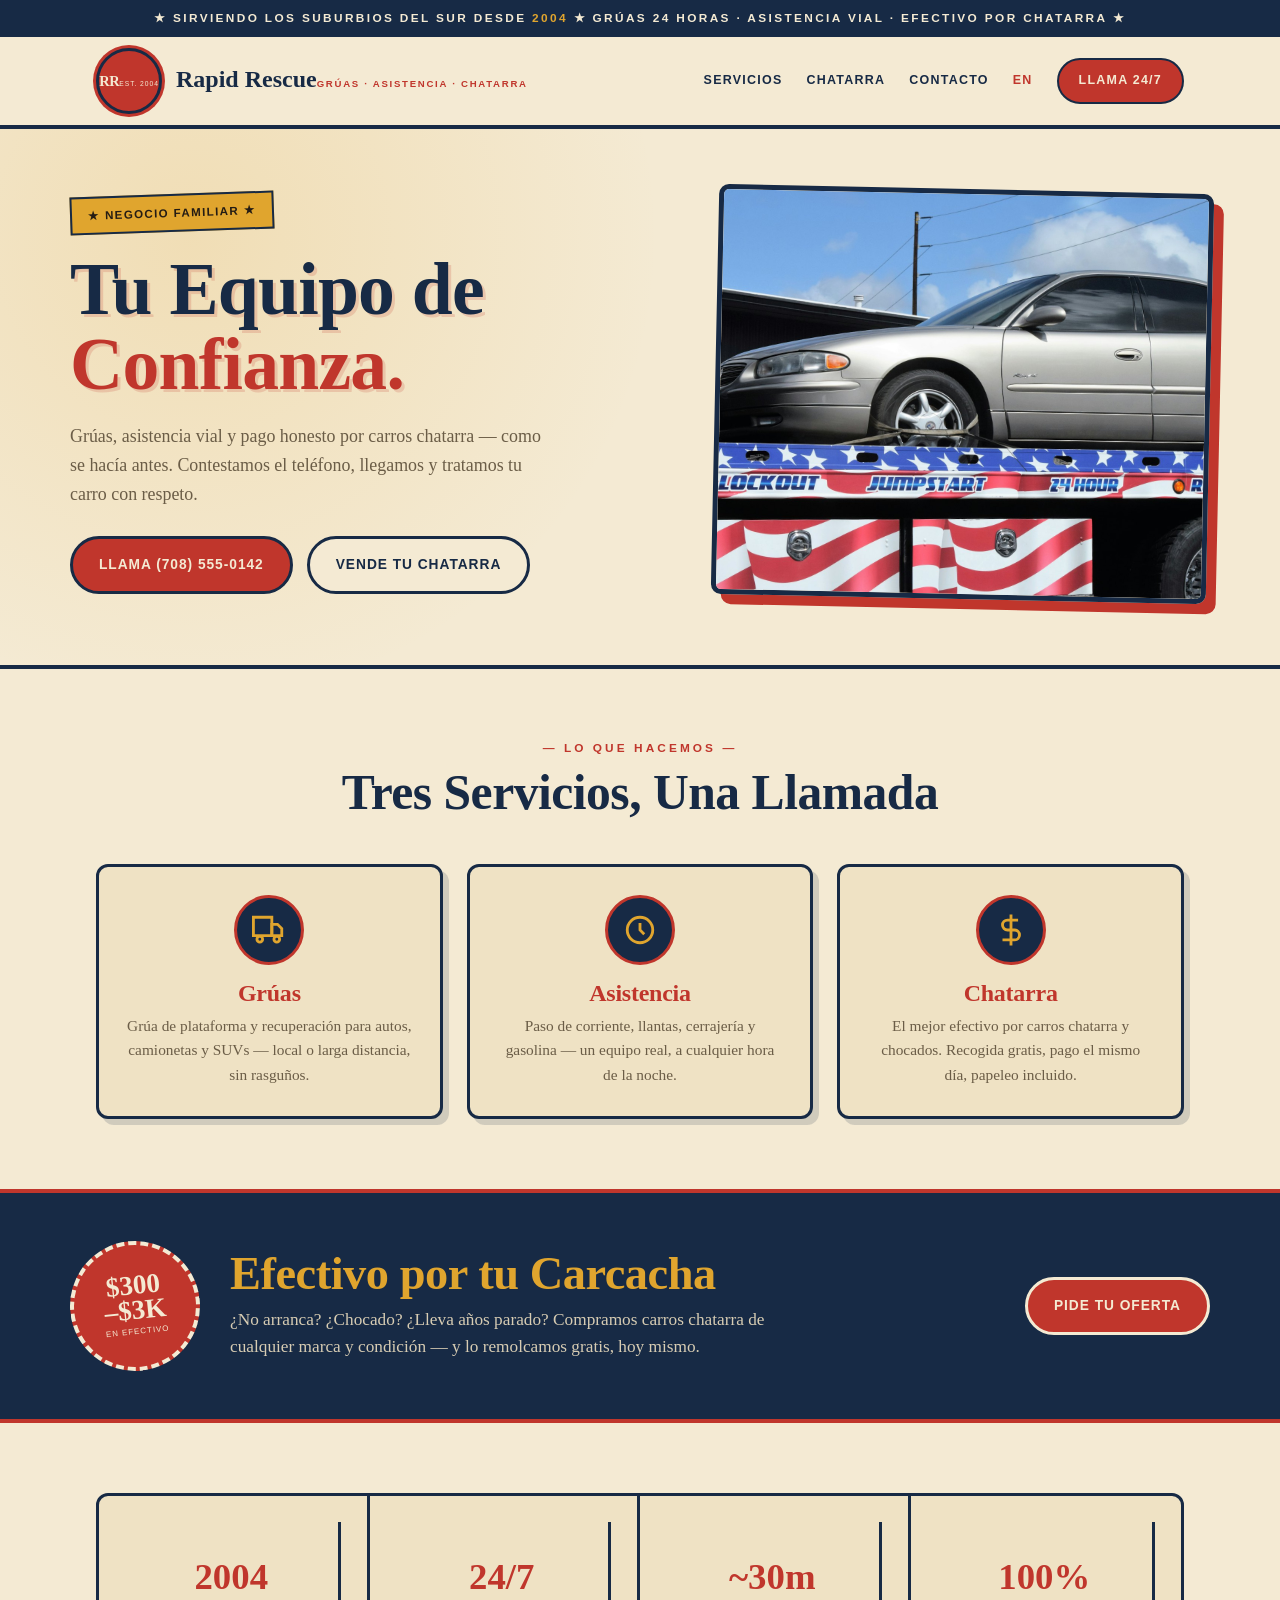
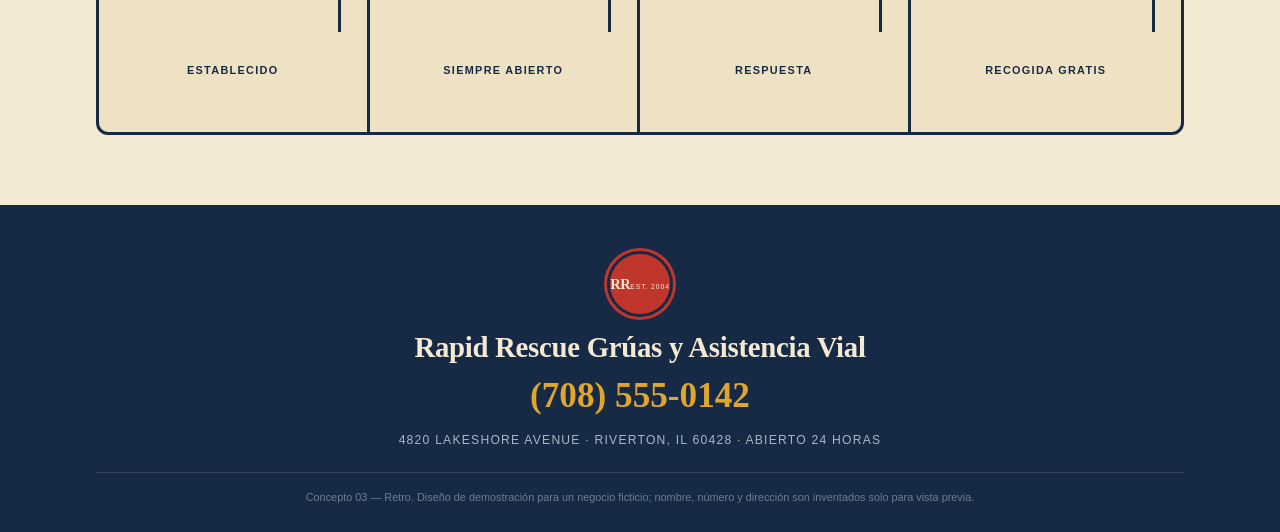
<file: concepts/design-3-retro.es.html>
<!DOCTYPE html>
<html lang="es">
<head>
<meta charset="UTF-8">
<meta name="viewport" content="width=device-width, initial-scale=1.0">
<title>Rapid Rescue Grúas y Asistencia Vial — Concepto Retro</title>
<style>
  :root{
    --cream:#f4ead3; --cream2:#efe2c4; --navy:#172a45; --navy2:#213a5e;
    --red:#c0362c; --red-dk:#9c2a22; --mustard:#e0a52e; --ink:#241c14; --soft:#6b5d47;
  }
  *{margin:0;padding:0;box-sizing:border-box}
  body{background:var(--cream);color:var(--ink);font-family:"Rockwell","Roboto Slab",Georgia,serif;line-height:1.6}
  a{color:inherit;text-decoration:none}
  .wrap{max-width:1140px;margin:0 auto;padding:0 26px}
  h1,h2,h3{font-weight:800;letter-spacing:-.01em;line-height:1.02}
  .dash{font-family:"Helvetica Neue",Arial,sans-serif;font-size:.74rem;letter-spacing:.26em;text-transform:uppercase;font-weight:700}
  .ribbon{background:var(--navy);color:var(--cream);text-align:center;padding:9px;font-family:"Helvetica Neue",Arial,sans-serif;font-size:.74rem;letter-spacing:.2em;text-transform:uppercase;font-weight:700}
  .ribbon b{color:var(--mustard)}
  header{background:var(--cream);border-bottom:4px solid var(--navy);position:sticky;top:0;z-index:40}
  .nav{display:flex;align-items:center;justify-content:space-between;height:88px;gap:16px}
  .badge{width:66px;height:66px;border-radius:50%;background:var(--red);border:3px solid var(--navy);display:grid;place-items:center;text-align:center;color:var(--cream);flex:none;box-shadow:0 0 0 3px var(--red)}
  .badge .bt{font-weight:800;font-size:.9rem;line-height:.9;letter-spacing:-.02em}
  .badge .bs{font-family:"Helvetica Neue",Arial,sans-serif;font-size:.42rem;letter-spacing:.14em;margin-top:2px}
  .brandline .n{font-size:1.5rem;font-weight:800;color:var(--navy);line-height:1}
  .brandline .d{font-family:"Helvetica Neue",Arial,sans-serif;font-size:.6rem;letter-spacing:.18em;text-transform:uppercase;color:var(--red);font-weight:700;margin-top:3px}
  .nav-links{display:flex;gap:24px;align-items:center}
  .nav-links a{font-family:"Helvetica Neue",Arial,sans-serif;font-size:.78rem;letter-spacing:.1em;text-transform:uppercase;font-weight:700;color:var(--navy)}
  .nav-links a:hover{color:var(--red)}
  .pill{background:var(--red);color:var(--cream)!important;padding:11px 20px;border-radius:40px;border:2px solid var(--navy)}
  .pill:hover{background:var(--navy)}
  .hero{background:radial-gradient(circle at 15% 20%,rgba(224,165,46,.18),transparent 40%),var(--cream);border-bottom:4px solid var(--navy);position:relative;overflow:hidden}
  .hero-grid{display:grid;grid-template-columns:1.1fr .9fr;gap:40px;padding:60px 0 66px;align-items:center}
  .star{display:inline-block;background:var(--mustard);color:var(--ink);font-family:"Helvetica Neue",Arial,sans-serif;font-weight:800;font-size:.72rem;letter-spacing:.12em;text-transform:uppercase;padding:8px 16px;border:2px solid var(--navy);transform:rotate(-2deg);margin-bottom:20px}
  .hero h1{font-size:clamp(2.6rem,6vw,4.6rem);color:var(--navy);text-shadow:3px 3px 0 rgba(192,54,44,.18)}
  .hero h1 u{text-decoration:none;color:var(--red)}
  .hero p{font-size:1.12rem;color:var(--soft);margin:20px 0 28px;max-width:480px}
  .btn{display:inline-flex;align-items:center;gap:9px;font-family:"Helvetica Neue",Arial,sans-serif;font-weight:800;text-transform:uppercase;letter-spacing:.07em;font-size:.86rem;padding:15px 26px;border-radius:44px;border:3px solid var(--navy)}
  .btn-red{background:var(--red);color:var(--cream)}
  .btn-red:hover{background:var(--navy)}
  .btn-cream{background:var(--cream);color:var(--navy)}
  .btn-cream:hover{background:var(--navy);color:var(--cream)}
  .hero-cta{display:flex;gap:14px;flex-wrap:wrap}
  .hero-photo{border:5px solid var(--navy);border-radius:10px;overflow:hidden;box-shadow:10px 10px 0 var(--red);line-height:0;transform:rotate(1.2deg)}
  .hero-photo img{width:100%;height:400px;object-fit:cover}
  section{padding:70px 0}
  .shead{text-align:center;margin-bottom:46px}
  .shead h2{font-size:clamp(2rem,4.2vw,3.1rem);color:var(--navy)}
  .shead .dash{color:var(--red);margin-bottom:10px}
  .cards{display:grid;grid-template-columns:repeat(3,1fr);gap:24px}
  .card{background:var(--cream2);border:3px solid var(--navy);border-radius:12px;padding:28px;text-align:center;position:relative;box-shadow:6px 6px 0 rgba(23,42,69,.16)}
  .card .ico{width:70px;height:70px;border-radius:50%;background:var(--navy);display:grid;place-items:center;margin:0 auto 16px;border:3px solid var(--red)}
  .card .ico svg{width:34px;height:34px;stroke:var(--mustard);fill:none;stroke-width:2}
  .card h3{font-size:1.5rem;color:var(--red);margin-bottom:8px}
  .card p{color:var(--soft);font-size:.96rem}
  .junk{background:var(--navy);color:var(--cream);border-top:4px solid var(--red);border-bottom:4px solid var(--red)}
  .junk .inner{display:grid;grid-template-columns:auto 1fr auto;gap:30px;align-items:center;padding:48px 0}
  .junk .seal{width:130px;height:130px;border-radius:50%;background:var(--red);border:4px dashed var(--cream);display:grid;place-items:center;text-align:center;flex:none;transform:rotate(-6deg)}
  .junk .seal .big{font-size:1.7rem;font-weight:800;line-height:.9;color:var(--cream)}
  .junk .seal .sm{font-family:"Helvetica Neue",Arial,sans-serif;font-size:.5rem;letter-spacing:.12em;margin-top:4px}
  .junk h2{font-size:clamp(2rem,4vw,2.9rem);color:var(--mustard)}
  .junk p{font-size:1.08rem;color:#d7ccb3;margin-top:8px;max-width:540px}
  .trust{display:grid;grid-template-columns:repeat(4,1fr);gap:0;background:var(--cream2);border:3px solid var(--navy);border-radius:12px;overflow:hidden}
  .trust div{padding:26px;text-align:center;border-right:3px solid var(--navy)}
  .trust div:last-child{border-right:none}
  .trust .n{font-size:2.3rem;font-weight:800;color:var(--red)}
  .trust .l{font-family:"Helvetica Neue",Arial,sans-serif;font-size:.68rem;letter-spacing:.12em;text-transform:uppercase;color:var(--navy);font-weight:700;margin-top:4px}
  footer{background:var(--navy);color:var(--cream);padding:46px 0 26px;text-align:center}
  footer .badge{margin:0 auto 16px}
  footer .ph{font-size:2.2rem;font-weight:800;color:var(--mustard);display:inline-block;margin:6px 0}
  footer .d{font-family:"Helvetica Neue",Arial,sans-serif;font-size:.76rem;letter-spacing:.1em;text-transform:uppercase;color:#a9b6c7}
  .disc{font-family:"Helvetica Neue",Arial,sans-serif;font-size:.68rem;color:#6d7d92;margin-top:22px;border-top:1px solid rgba(255,255,255,.12);padding-top:16px}
  @media(max-width:860px){
    .hero-grid{grid-template-columns:1fr;gap:34px}.nav-links a:not(.pill){display:none}
    .cards{grid-template-columns:1fr}.trust{grid-template-columns:1fr 1fr}
    .trust div:nth-child(2){border-right:none}.junk .inner{grid-template-columns:1fr;text-align:center}
    .junk .seal{margin:0 auto}
  }
</style>
</head>
<body>
<div class="ribbon">★ Sirviendo los Suburbios del Sur Desde <b>2004</b> ★ Grúas 24 Horas · Asistencia Vial · Efectivo por Chatarra ★</div>
<header>
  <div class="wrap nav">
    <a href="#" style="display:flex;align-items:center;gap:14px">
      <span class="badge"><span><span class="bt">RR</span><span class="bs">EST. 2004</span></span></span>
      <span class="brandline"><span class="n">Rapid Rescue</span><span class="d">Grúas · Asistencia · Chatarra</span></span>
    </a>
    <nav class="nav-links">
      <a href="#services">Servicios</a><a href="#junk">Chatarra</a><a href="#contact">Contacto</a><a href="design-3-retro.html" style="color:var(--red)">EN</a>
      <a href="tel:+17085550142" class="pill">Llama 24/7</a>
    </nav>
  </div>
</header>

<section class="hero" style="padding:0">
  <div class="wrap hero-grid">
    <div>
      <span class="star">★ Negocio Familiar ★</span>
      <h1>Tu Equipo de<br><u>Confianza.</u></h1>
      <p>Grúas, asistencia vial y pago honesto por carros chatarra — como se hacía antes. Contestamos el teléfono, llegamos y tratamos tu carro con respeto.</p>
      <div class="hero-cta">
        <a href="tel:+17085550142" class="btn btn-red">Llama (708) 555-0142</a>
        <a href="#junk" class="btn btn-cream">Vende tu Chatarra</a>
      </div>
    </div>
    <div class="hero-photo"><img src="../images/stock-tow3.jpg" alt="Grúa roja estilo clásico de Rapid Rescue cargando un auto clásico"></div>
  </div>
</section>

<section id="services">
  <div class="wrap">
    <div class="shead"><div class="dash">— Lo Que Hacemos —</div><h2>Tres Servicios, Una Llamada</h2></div>
    <div class="cards">
      <div class="card">
        <div class="ico"><svg viewBox="0 0 24 24"><path d="M1 3h13v13H1z"/><path d="M14 8h4l3 3v5h-7z"/><circle cx="5.5" cy="18.5" r="2"/><circle cx="17.5" cy="18.5" r="2"/></svg></div>
        <h3>Grúas</h3><p>Grúa de plataforma y recuperación para autos, camionetas y SUVs — local o larga distancia, sin rasguños.</p>
      </div>
      <div class="card">
        <div class="ico"><svg viewBox="0 0 24 24"><circle cx="12" cy="12" r="9"/><path d="M12 7v5l3 3"/></svg></div>
        <h3>Asistencia</h3><p>Paso de corriente, llantas, cerrajería y gasolina — un equipo real, a cualquier hora de la noche.</p>
      </div>
      <div class="card">
        <div class="ico"><svg viewBox="0 0 24 24"><path d="M12 1v22M17 5H9.5a3.5 3.5 0 000 7h5a3.5 3.5 0 010 7H6"/></svg></div>
        <h3>Chatarra</h3><p>El mejor efectivo por carros chatarra y chocados. Recogida gratis, pago el mismo día, papeleo incluido.</p>
      </div>
    </div>
  </div>
</section>

<section class="junk" id="junk" style="padding:0">
  <div class="wrap inner">
    <div class="seal"><div><div class="big">$300<br>–$3K</div><div class="sm">EN EFECTIVO</div></div></div>
    <div>
      <h2>Efectivo por tu Carcacha</h2>
      <p>¿No arranca? ¿Chocado? ¿Lleva años parado? Compramos carros chatarra de cualquier marca y condición — y lo remolcamos gratis, hoy mismo.</p>
    </div>
    <a href="tel:+17085550142" class="btn btn-red" style="border-color:var(--cream)">Pide tu Oferta</a>
  </div>
</section>

<section>
  <div class="wrap">
    <div class="trust">
      <div><div class="n">2004</div><div class="l">Establecido</div></div>
      <div><div class="n">24/7</div><div class="l">Siempre Abierto</div></div>
      <div><div class="n">~30m</div><div class="l">Respuesta</div></div>
      <div><div class="n">100%</div><div class="l">Recogida Gratis</div></div>
    </div>
  </div>
</section>

<footer id="contact">
  <div class="wrap">
    <span class="badge"><span><span class="bt">RR</span><span class="bs">EST. 2004</span></span></span>
    <h2 style="color:var(--cream);font-size:1.8rem">Rapid Rescue Grúas y Asistencia Vial</h2>
    <div><a href="tel:+17085550142" class="ph">(708) 555-0142</a></div>
    <div class="d">4820 Lakeshore Avenue · Riverton, IL 60428 · Abierto 24 Horas</div>
    <p class="disc">Concepto 03 — Retro. Diseño de demostración para un negocio ficticio; nombre, número y dirección son inventados solo para vista previa.</p>
  </div>
</footer>
</body>
</html>
</file>
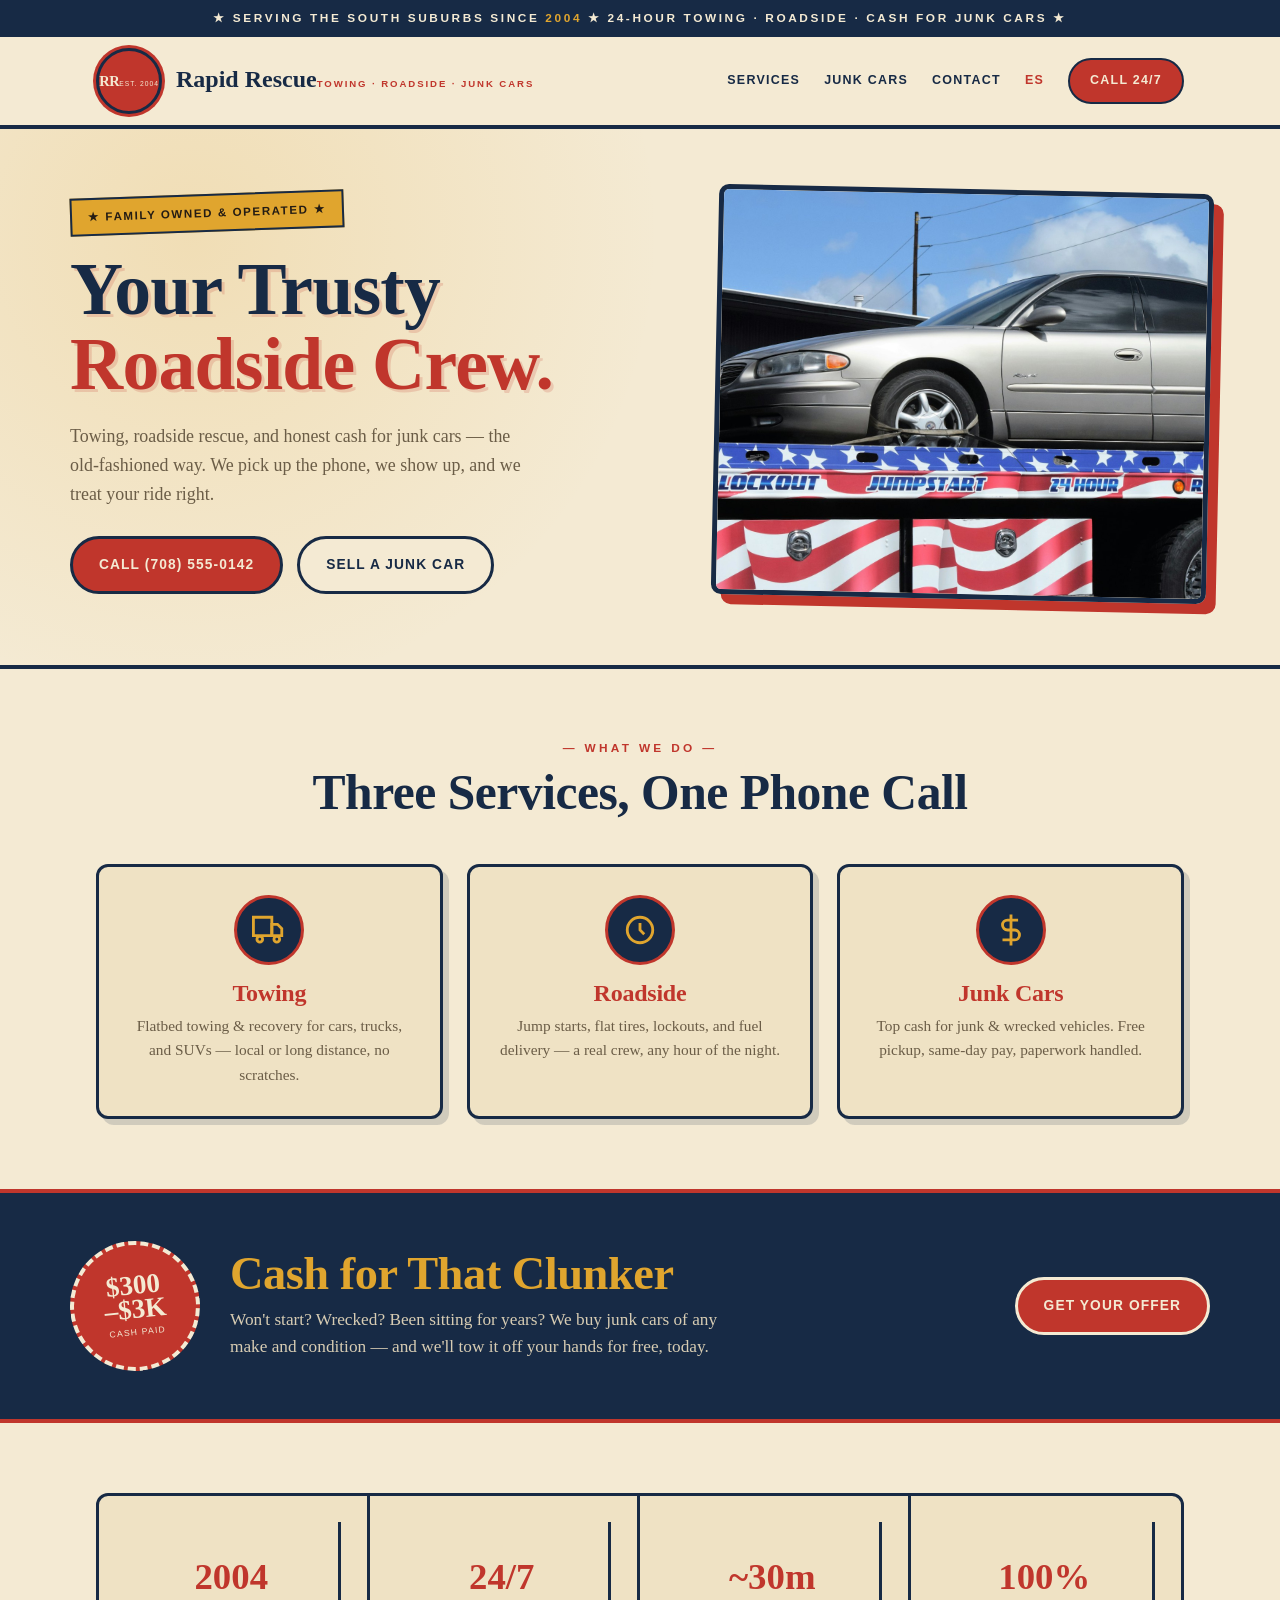
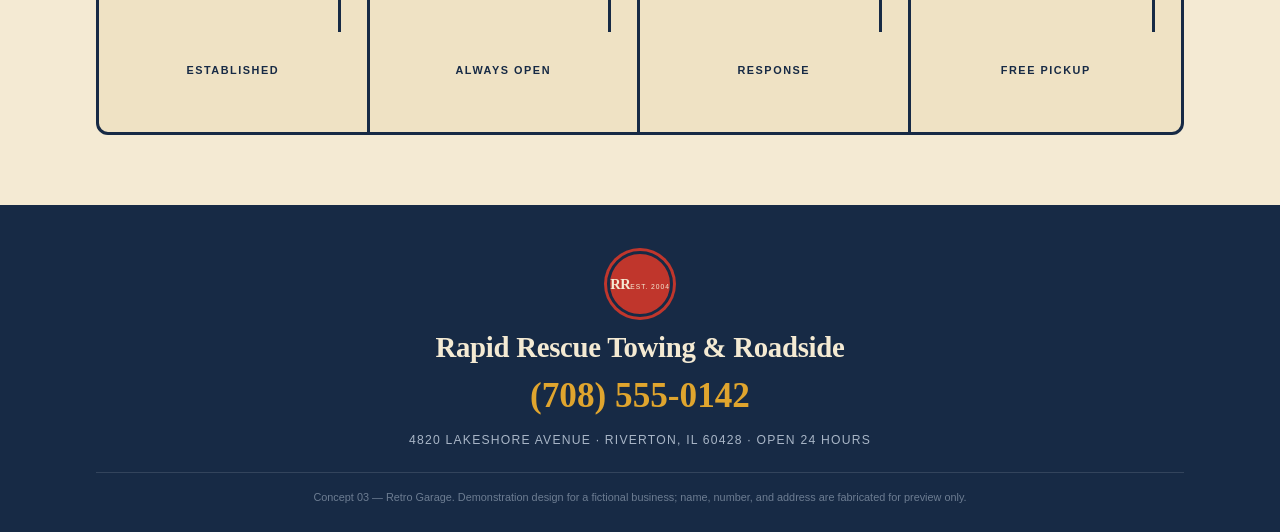
<file: concepts/design-3-retro.html>
<!DOCTYPE html>
<html lang="en">
<head>
<meta charset="UTF-8">
<meta name="viewport" content="width=device-width, initial-scale=1.0">
<title>Rapid Rescue Towing & Roadside — Retro Garage Concept</title>
<style>
  :root{
    --cream:#f4ead3; --cream2:#efe2c4; --navy:#172a45; --navy2:#213a5e;
    --red:#c0362c; --red-dk:#9c2a22; --mustard:#e0a52e; --ink:#241c14; --soft:#6b5d47;
  }
  *{margin:0;padding:0;box-sizing:border-box}
  body{background:var(--cream);color:var(--ink);font-family:"Rockwell","Roboto Slab",Georgia,serif;line-height:1.6}
  a{color:inherit;text-decoration:none}
  .wrap{max-width:1140px;margin:0 auto;padding:0 26px}
  h1,h2,h3{font-weight:800;letter-spacing:-.01em;line-height:1.02}
  .sans{font-family:"Helvetica Neue",Arial,sans-serif}
  .dash{font-family:"Helvetica Neue",Arial,sans-serif;font-size:.74rem;letter-spacing:.28em;text-transform:uppercase;font-weight:700}
  /* top ribbon */
  .ribbon{background:var(--navy);color:var(--cream);text-align:center;padding:9px;font-family:"Helvetica Neue",Arial,sans-serif;font-size:.74rem;letter-spacing:.22em;text-transform:uppercase;font-weight:700}
  .ribbon b{color:var(--mustard)}
  /* header */
  header{background:var(--cream);border-bottom:4px solid var(--navy);position:sticky;top:0;z-index:40}
  .nav{display:flex;align-items:center;justify-content:space-between;height:88px;gap:16px}
  .badge{width:66px;height:66px;border-radius:50%;background:var(--red);border:3px solid var(--navy);display:grid;place-items:center;text-align:center;color:var(--cream);flex:none;box-shadow:0 0 0 3px var(--red)}
  .badge .bt{font-weight:800;font-size:.9rem;line-height:.9;letter-spacing:-.02em}
  .badge .bs{font-family:"Helvetica Neue",Arial,sans-serif;font-size:.42rem;letter-spacing:.14em;margin-top:2px}
  .brandline .n{font-size:1.5rem;font-weight:800;color:var(--navy);line-height:1}
  .brandline .d{font-family:"Helvetica Neue",Arial,sans-serif;font-size:.6rem;letter-spacing:.2em;text-transform:uppercase;color:var(--red);font-weight:700;margin-top:3px}
  .nav-links{display:flex;gap:24px;align-items:center}
  .nav-links a{font-family:"Helvetica Neue",Arial,sans-serif;font-size:.78rem;letter-spacing:.1em;text-transform:uppercase;font-weight:700;color:var(--navy)}
  .nav-links a:hover{color:var(--red)}
  .pill{background:var(--red);color:var(--cream)!important;padding:11px 20px;border-radius:40px;border:2px solid var(--navy)}
  .pill:hover{background:var(--navy)}
  /* hero */
  .hero{background:
     radial-gradient(circle at 15% 20%,rgba(224,165,46,.18),transparent 40%),
     var(--cream);
     border-bottom:4px solid var(--navy);position:relative;overflow:hidden}
  .hero-grid{display:grid;grid-template-columns:1.1fr .9fr;gap:40px;padding:60px 0 66px;align-items:center}
  .star{display:inline-block;background:var(--mustard);color:var(--ink);font-family:"Helvetica Neue",Arial,sans-serif;font-weight:800;font-size:.72rem;letter-spacing:.14em;text-transform:uppercase;padding:8px 16px;border:2px solid var(--navy);transform:rotate(-2deg);margin-bottom:20px}
  .hero h1{font-size:clamp(2.6rem,6vw,4.6rem);color:var(--navy);text-shadow:3px 3px 0 rgba(192,54,44,.18)}
  .hero h1 u{text-decoration:none;color:var(--red)}
  .hero p{font-size:1.12rem;color:var(--soft);margin:20px 0 28px;max-width:470px}
  .btn{display:inline-flex;align-items:center;gap:9px;font-family:"Helvetica Neue",Arial,sans-serif;font-weight:800;text-transform:uppercase;letter-spacing:.08em;font-size:.86rem;padding:15px 26px;border-radius:44px;border:3px solid var(--navy)}
  .btn-red{background:var(--red);color:var(--cream)}
  .btn-red:hover{background:var(--navy)}
  .btn-cream{background:var(--cream);color:var(--navy)}
  .btn-cream:hover{background:var(--navy);color:var(--cream)}
  .hero-cta{display:flex;gap:14px;flex-wrap:wrap}
  .hero-photo{border:5px solid var(--navy);border-radius:10px;overflow:hidden;box-shadow:10px 10px 0 var(--red);line-height:0;transform:rotate(1.2deg)}
  .hero-photo img{width:100%;height:400px;object-fit:cover}
  /* section */
  section{padding:70px 0}
  .shead{text-align:center;margin-bottom:46px}
  .shead h2{font-size:clamp(2rem,4.2vw,3.1rem);color:var(--navy)}
  .shead .dash{color:var(--red);margin-bottom:10px}
  /* service cards */
  .cards{display:grid;grid-template-columns:repeat(3,1fr);gap:24px}
  .card{background:var(--cream2);border:3px solid var(--navy);border-radius:12px;padding:28px;text-align:center;position:relative;box-shadow:6px 6px 0 rgba(23,42,69,.16)}
  .card .ico{width:70px;height:70px;border-radius:50%;background:var(--navy);display:grid;place-items:center;margin:0 auto 16px;border:3px solid var(--red)}
  .card .ico svg{width:34px;height:34px;stroke:var(--mustard);fill:none;stroke-width:2}
  .card h3{font-size:1.5rem;color:var(--red);margin-bottom:8px}
  .card p{color:var(--soft);font-size:.96rem}
  /* junk banner */
  .junk{background:var(--navy);color:var(--cream);border-top:4px solid var(--red);border-bottom:4px solid var(--red)}
  .junk .inner{display:grid;grid-template-columns:auto 1fr auto;gap:30px;align-items:center;padding:48px 0}
  .junk .seal{width:130px;height:130px;border-radius:50%;background:var(--red);border:4px dashed var(--cream);display:grid;place-items:center;text-align:center;flex:none;transform:rotate(-6deg)}
  .junk .seal .big{font-size:1.7rem;font-weight:800;line-height:.9;color:var(--cream)}
  .junk .seal .sm{font-family:"Helvetica Neue",Arial,sans-serif;font-size:.54rem;letter-spacing:.14em;margin-top:4px}
  .junk h2{font-size:clamp(2rem,4vw,2.9rem);color:var(--mustard)}
  .junk p{font-size:1.08rem;color:#d7ccb3;margin-top:8px;max-width:520px}
  /* trust strip */
  .trust{display:grid;grid-template-columns:repeat(4,1fr);gap:0;background:var(--cream2);border:3px solid var(--navy);border-radius:12px;overflow:hidden}
  .trust div{padding:26px;text-align:center;border-right:3px solid var(--navy)}
  .trust div:last-child{border-right:none}
  .trust .n{font-size:2.3rem;font-weight:800;color:var(--red)}
  .trust .l{font-family:"Helvetica Neue",Arial,sans-serif;font-size:.68rem;letter-spacing:.14em;text-transform:uppercase;color:var(--navy);font-weight:700;margin-top:4px}
  /* footer */
  footer{background:var(--navy);color:var(--cream);padding:46px 0 26px;text-align:center}
  footer .badge{margin:0 auto 16px}
  footer .ph{font-size:2.2rem;font-weight:800;color:var(--mustard);display:inline-block;margin:6px 0}
  footer .d{font-family:"Helvetica Neue",Arial,sans-serif;font-size:.76rem;letter-spacing:.1em;text-transform:uppercase;color:#a9b6c7}
  .disc{font-family:"Helvetica Neue",Arial,sans-serif;font-size:.68rem;color:#6d7d92;margin-top:22px;border-top:1px solid rgba(255,255,255,.12);padding-top:16px}
  @media(max-width:860px){
    .hero-grid{grid-template-columns:1fr;gap:34px}.nav-links a:not(.pill){display:none}
    .cards{grid-template-columns:1fr}.trust{grid-template-columns:1fr 1fr}
    .trust div:nth-child(2){border-right:none}.junk .inner{grid-template-columns:1fr;text-align:center}
    .junk .seal{margin:0 auto}
  }
</style>
</head>
<body>
<div class="ribbon">★ Serving the South Suburbs Since <b>2004</b> ★ 24-Hour Towing · Roadside · Cash for Junk Cars ★</div>
<header>
  <div class="wrap nav">
    <a href="#" style="display:flex;align-items:center;gap:14px">
      <span class="badge"><span><span class="bt">RR</span><span class="bs">EST. 2004</span></span></span>
      <span class="brandline"><span class="n">Rapid Rescue</span><span class="d">Towing · Roadside · Junk Cars</span></span>
    </a>
    <nav class="nav-links">
      <a href="#services">Services</a><a href="#junk">Junk Cars</a><a href="#contact">Contact</a><a href="design-3-retro.es.html" style="color:var(--red)">ES</a>
      <a href="tel:+17085550142" class="pill">Call 24/7</a>
    </nav>
  </div>
</header>

<section class="hero" style="padding:0">
  <div class="wrap hero-grid">
    <div>
      <span class="star">★ Family Owned &amp; Operated ★</span>
      <h1>Your Trusty<br><u>Roadside Crew.</u></h1>
      <p>Towing, roadside rescue, and honest cash for junk cars — the old-fashioned way. We pick up the phone, we show up, and we treat your ride right.</p>
      <div class="hero-cta">
        <a href="tel:+17085550142" class="btn btn-red">Call (708) 555-0142</a>
        <a href="#junk" class="btn btn-cream">Sell a Junk Car</a>
      </div>
    </div>
    <div class="hero-photo"><img src="../images/stock-tow3.jpg" alt="Rapid Rescue vintage-style red tow truck hauling a classic car"></div>
  </div>
</section>

<section id="services">
  <div class="wrap">
    <div class="shead"><div class="dash">— What We Do —</div><h2>Three Services, One Phone Call</h2></div>
    <div class="cards">
      <div class="card">
        <div class="ico"><svg viewBox="0 0 24 24"><path d="M1 3h13v13H1z"/><path d="M14 8h4l3 3v5h-7z"/><circle cx="5.5" cy="18.5" r="2"/><circle cx="17.5" cy="18.5" r="2"/></svg></div>
        <h3>Towing</h3><p>Flatbed towing &amp; recovery for cars, trucks, and SUVs — local or long distance, no scratches.</p>
      </div>
      <div class="card">
        <div class="ico"><svg viewBox="0 0 24 24"><circle cx="12" cy="12" r="9"/><path d="M12 7v5l3 3"/></svg></div>
        <h3>Roadside</h3><p>Jump starts, flat tires, lockouts, and fuel delivery — a real crew, any hour of the night.</p>
      </div>
      <div class="card">
        <div class="ico"><svg viewBox="0 0 24 24"><path d="M12 1v22M17 5H9.5a3.5 3.5 0 000 7h5a3.5 3.5 0 010 7H6"/></svg></div>
        <h3>Junk Cars</h3><p>Top cash for junk &amp; wrecked vehicles. Free pickup, same-day pay, paperwork handled.</p>
      </div>
    </div>
  </div>
</section>

<section class="junk" id="junk" style="padding:0">
  <div class="wrap inner">
    <div class="seal"><div><div class="big">$300<br>–$3K</div><div class="sm">CASH PAID</div></div></div>
    <div>
      <h2>Cash for That Clunker</h2>
      <p>Won't start? Wrecked? Been sitting for years? We buy junk cars of any make and condition — and we'll tow it off your hands for free, today.</p>
    </div>
    <a href="tel:+17085550142" class="btn btn-red" style="border-color:var(--cream)">Get Your Offer</a>
  </div>
</section>

<section>
  <div class="wrap">
    <div class="trust">
      <div><div class="n">2004</div><div class="l">Established</div></div>
      <div><div class="n">24/7</div><div class="l">Always Open</div></div>
      <div><div class="n">~30m</div><div class="l">Response</div></div>
      <div><div class="n">100%</div><div class="l">Free Pickup</div></div>
    </div>
  </div>
</section>

<footer id="contact">
  <div class="wrap">
    <span class="badge"><span><span class="bt">RR</span><span class="bs">EST. 2004</span></span></span>
    <h2 style="color:var(--cream);font-size:1.8rem">Rapid Rescue Towing &amp; Roadside</h2>
    <div><a href="tel:+17085550142" class="ph">(708) 555-0142</a></div>
    <div class="d">4820 Lakeshore Avenue · Riverton, IL 60428 · Open 24 Hours</div>
    <p class="disc">Concept 03 — Retro Garage. Demonstration design for a fictional business; name, number, and address are fabricated for preview only.</p>
  </div>
</footer>
</body>
</html>
</file>
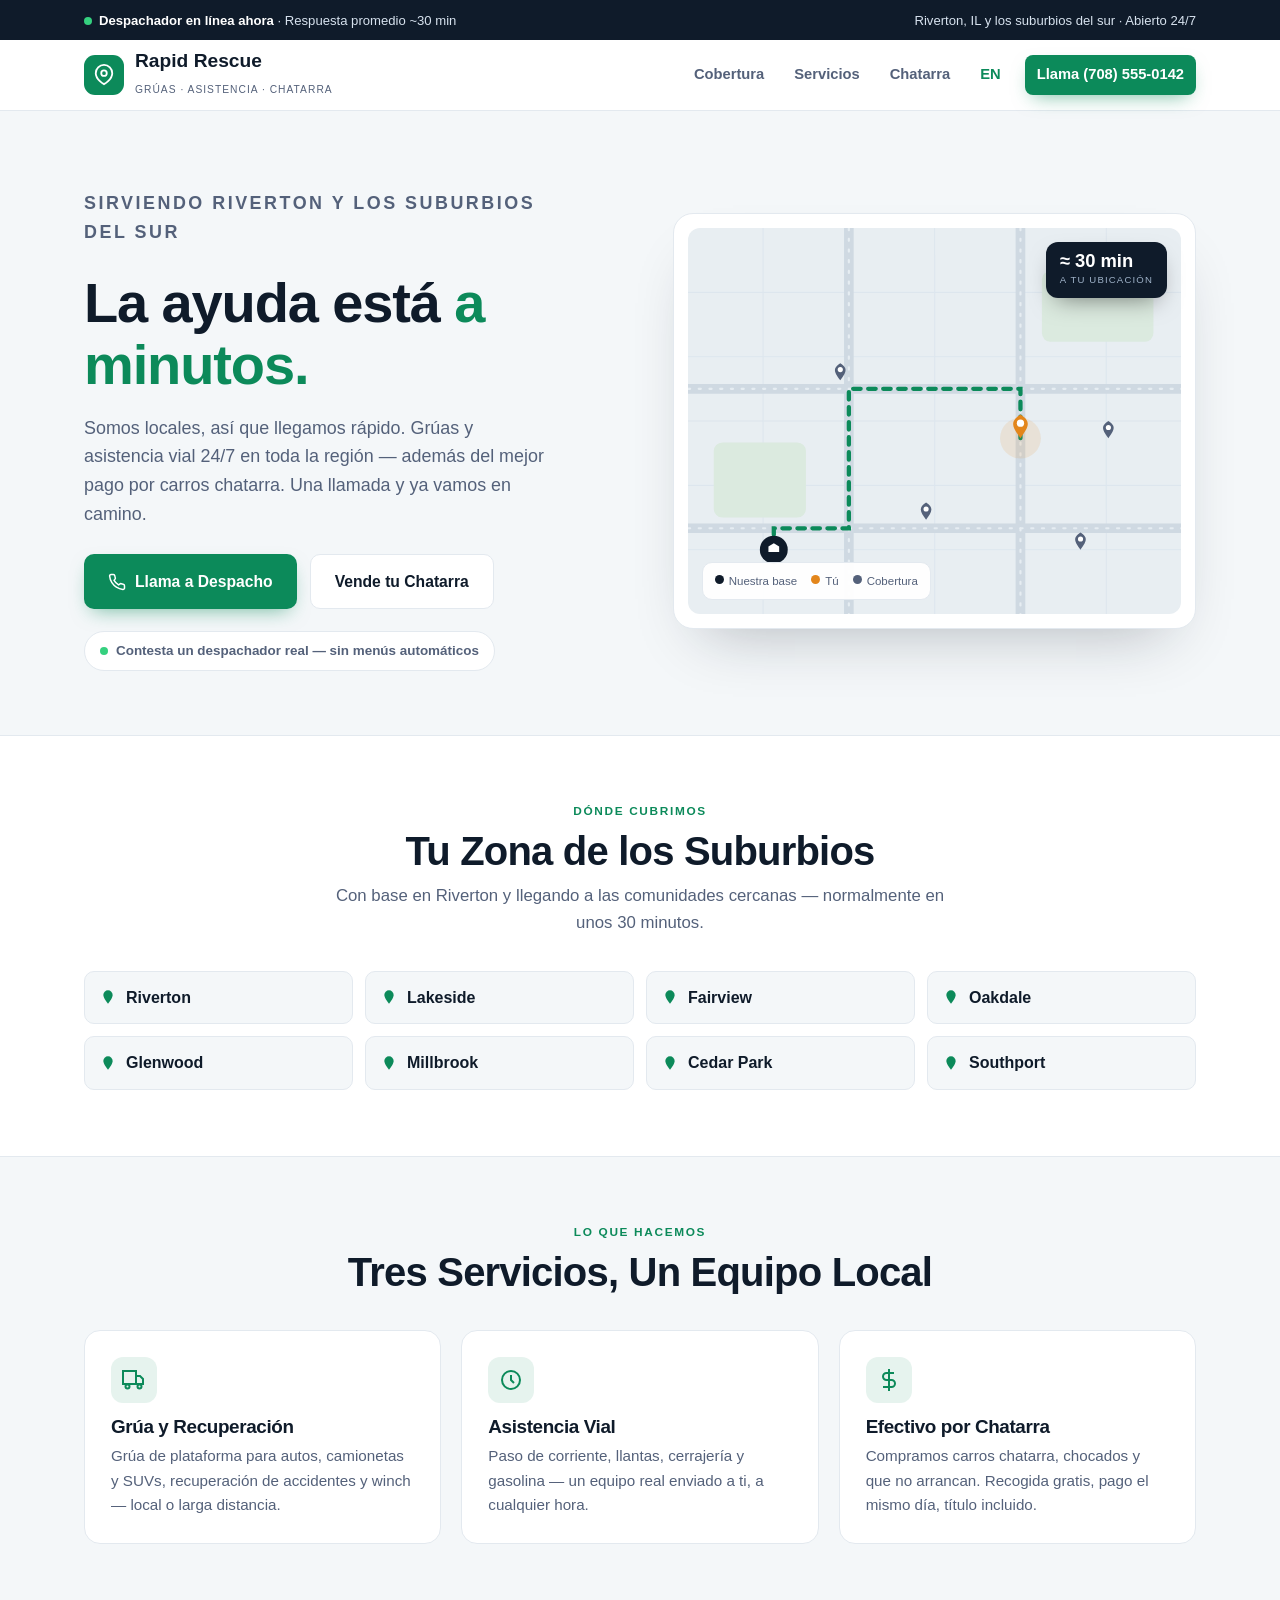
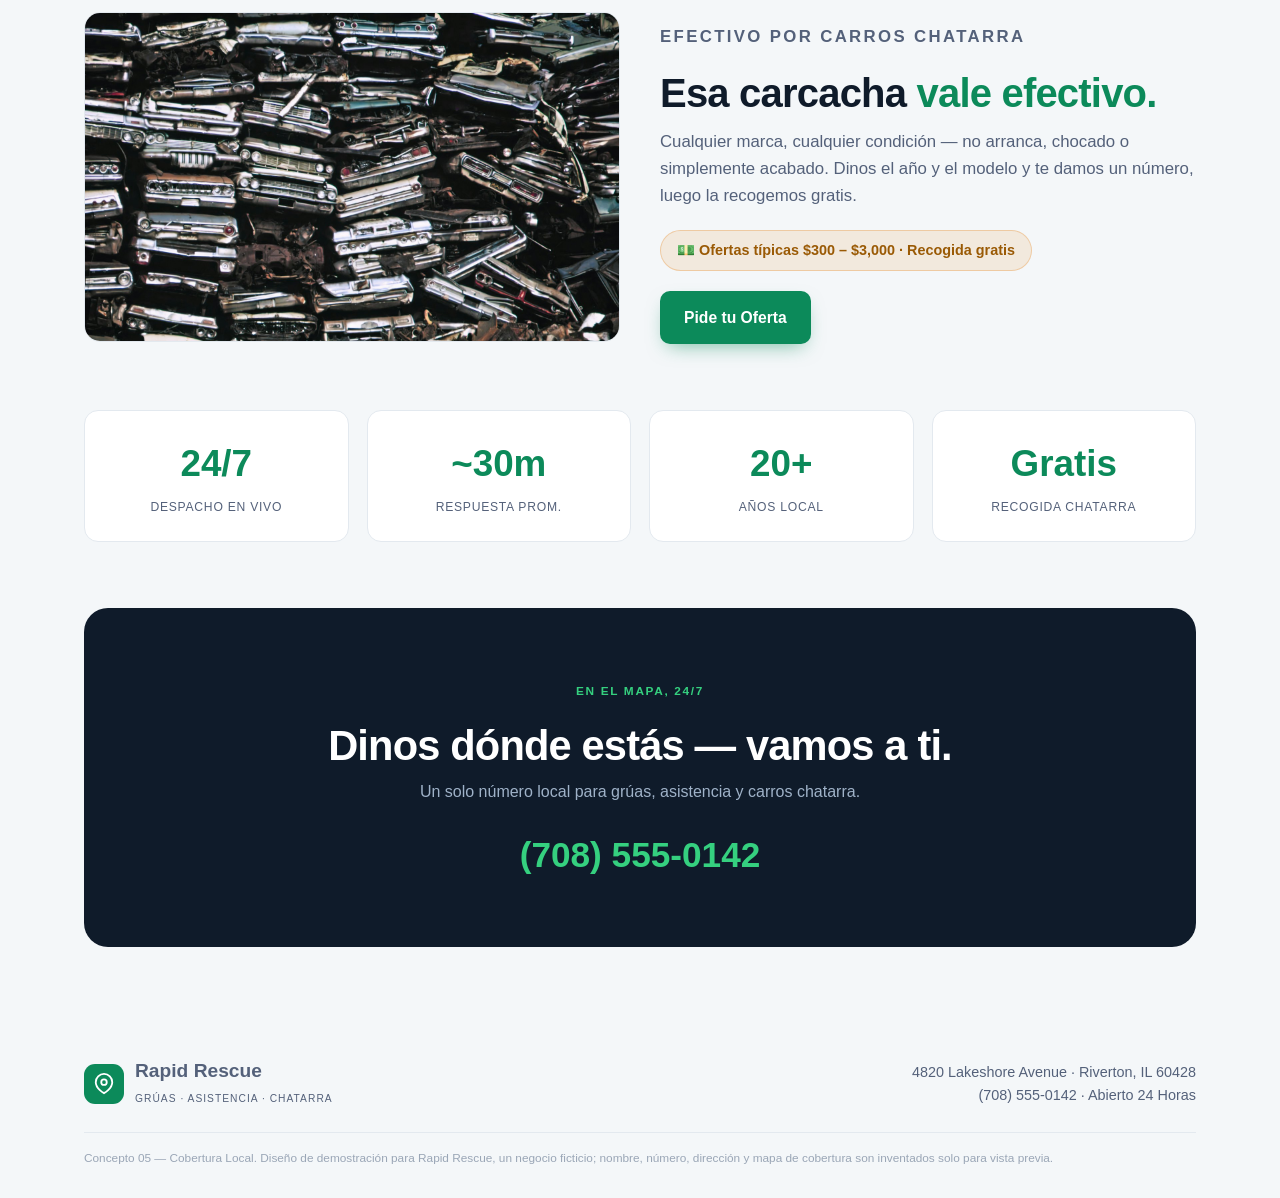
<file: concepts/design-5-map.es.html>
<!DOCTYPE html>
<html lang="es">
<head>
<meta charset="UTF-8">
<meta name="viewport" content="width=device-width, initial-scale=1.0">
<title>Rapid Rescue Grúas y Asistencia Vial — Concepto Cobertura Local</title>
<style>
  :root{
    --bg:#f4f7f9; --panel:#ffffff; --ink:#0f1b2a; --slate:#54617a; --line:#e3e9ef;
    --green:#0c8a5a; --green-d:#0a6f49; --amber:#e3861b; --map:#e8eef2; --road:#cfd9e2;
  }
  *{margin:0;padding:0;box-sizing:border-box}
  body{background:var(--bg);color:var(--ink);font-family:"Inter","Helvetica Neue",Arial,sans-serif;line-height:1.6;-webkit-font-smoothing:antialiased}
  a{color:inherit;text-decoration:none}
  .wrap{max-width:1160px;margin:0 auto;padding:0 24px}
  h1,h2,h3{letter-spacing:-.02em;line-height:1.1;font-weight:800}
  .eyebrow{font-size:.74rem;letter-spacing:.14em;text-transform:uppercase;color:var(--green);font-weight:800}
  .btn{display:inline-flex;align-items:center;gap:9px;font-weight:700;border-radius:10px;padding:14px 24px;font-size:.98rem;transition:transform .14s,background .14s,box-shadow .14s}
  .btn svg{width:18px;height:18px}
  .btn-green{background:var(--green);color:#fff;box-shadow:0 8px 20px -8px rgba(12,138,90,.6)}
  .btn-green:hover{background:var(--green-d);transform:translateY(-2px)}
  .btn-out{background:#fff;color:var(--ink);border:1px solid var(--line)}
  .btn-out:hover{border-color:var(--ink)}
  .livebar{background:var(--ink);color:#d7e2ee;font-size:.82rem}
  .livebar .wrap{display:flex;justify-content:space-between;align-items:center;height:40px;flex-wrap:wrap;gap:10px}
  .livebar .dot{width:8px;height:8px;border-radius:50%;background:#35d07f;box-shadow:0 0 0 0 rgba(53,208,127,.6);animation:pulse 2s infinite;display:inline-block;margin-right:7px}
  .livebar b{color:#fff}
  @keyframes pulse{0%{box-shadow:0 0 0 0 rgba(53,208,127,.5)}70%{box-shadow:0 0 0 7px rgba(53,208,127,0)}100%{box-shadow:0 0 0 0 rgba(53,208,127,0)}}
  header{background:var(--panel);border-bottom:1px solid var(--line);position:sticky;top:0;z-index:50}
  .nav{display:flex;align-items:center;justify-content:space-between;height:70px;gap:16px}
  .brand{display:flex;align-items:center;gap:11px}
  .brand .mk{width:40px;height:40px;border-radius:11px;background:var(--green);display:grid;place-items:center;flex:none}
  .brand .mk svg{width:22px;height:22px;stroke:#fff;fill:none;stroke-width:2}
  .brand .n{font-weight:800;font-size:1.2rem;line-height:1}
  .brand .d{font-size:.64rem;letter-spacing:.1em;text-transform:uppercase;color:var(--slate);margin-top:3px}
  .nav-links{display:flex;gap:6px;align-items:center}
  .nav-links a{font-weight:600;font-size:.92rem;color:var(--slate);padding:8px 12px;border-radius:8px}
  .nav-links a:hover{background:var(--bg);color:var(--ink)}
  .nav-links .lang{color:var(--green);font-weight:800}
  .nav-links .call{background:var(--green);color:#fff;margin-left:6px}
  .nav-links .call:hover{background:var(--green-d)}
  .hero{padding:60px 0 64px}
  .hero-grid{display:grid;grid-template-columns:1.02fr .98fr;gap:44px;align-items:center}
  .hero h1{font-size:clamp(2.3rem,4.8vw,3.5rem)}
  .hero h1 span{color:var(--green)}
  .hero p{color:var(--slate);font-size:1.12rem;margin:18px 0 26px;max-width:470px}
  .hero-cta{display:flex;gap:13px;flex-wrap:wrap}
  .chip{display:inline-flex;align-items:center;gap:8px;background:#fff;border:1px solid var(--line);border-radius:40px;padding:8px 15px;font-size:.84rem;color:var(--slate);font-weight:600;margin-top:22px}
  .chip .dot{width:8px;height:8px;border-radius:50%;background:#35d07f;display:inline-block}
  .mapcard{position:relative;background:var(--panel);border:1px solid var(--line);border-radius:20px;padding:14px;box-shadow:0 30px 60px -30px rgba(15,27,42,.3)}
  .mapcard svg.map{width:100%;height:auto;display:block;border-radius:12px;background:var(--map)}
  .eta{position:absolute;top:28px;right:28px;background:var(--ink);color:#fff;border-radius:12px;padding:10px 14px;box-shadow:0 10px 24px -10px rgba(0,0,0,.5)}
  .eta .n{font-weight:800;font-size:1.15rem;line-height:1}
  .eta .l{font-size:.6rem;letter-spacing:.12em;text-transform:uppercase;color:#9fb2c8;margin-top:2px}
  .legend{position:absolute;left:28px;bottom:28px;background:rgba(255,255,255,.95);border:1px solid var(--line);border-radius:10px;padding:9px 12px;font-size:.72rem;color:var(--slate);display:flex;gap:14px}
  .legend i{width:9px;height:9px;border-radius:50%;display:inline-block;margin-right:5px;vertical-align:1px}
  section{padding:66px 0}
  .center{text-align:center}
  .sec-h{font-size:clamp(1.8rem,3.6vw,2.5rem);margin:8px 0 10px}
  .sub{color:var(--slate);max-width:640px;font-size:1.05rem}
  .center .sub{margin:0 auto}
  .cover{background:var(--panel);border-top:1px solid var(--line);border-bottom:1px solid var(--line)}
  .towns{display:grid;grid-template-columns:repeat(4,1fr);gap:12px;margin-top:34px}
  .town{display:flex;align-items:center;gap:10px;background:var(--bg);border:1px solid var(--line);border-radius:10px;padding:13px 15px;font-weight:600}
  .town svg{width:16px;height:16px;fill:var(--green);flex:none}
  .svc{display:grid;grid-template-columns:repeat(3,1fr);gap:20px;margin-top:36px}
  .scard{background:var(--panel);border:1px solid var(--line);border-radius:16px;padding:26px;transition:transform .18s,box-shadow .18s}
  .scard:hover{transform:translateY(-4px);box-shadow:0 20px 40px -24px rgba(15,27,42,.35)}
  .scard .ic{width:46px;height:46px;border-radius:12px;background:rgba(12,138,90,.1);display:grid;place-items:center;margin-bottom:14px}
  .scard .ic svg{width:24px;height:24px;stroke:var(--green);fill:none;stroke-width:2}
  .scard h3{font-size:1.18rem;margin-bottom:7px}
  .scard p{color:var(--slate);font-size:.95rem}
  .junk{display:grid;grid-template-columns:1fr 1fr;gap:40px;align-items:center}
  .junk img{width:100%;height:330px;object-fit:cover;border-radius:16px;border:1px solid var(--line)}
  .junk h2{font-size:clamp(1.8rem,3.6vw,2.5rem)}
  .junk h2 span{color:var(--green)}
  .junk p{color:var(--slate);margin:14px 0 20px;font-size:1.05rem}
  .pricepill{display:inline-flex;gap:10px;align-items:center;background:rgba(227,134,27,.12);color:#9a5a05;border:1px solid rgba(227,134,27,.3);border-radius:40px;padding:8px 16px;font-weight:700;font-size:.9rem;margin-bottom:20px}
  .stats{display:grid;grid-template-columns:repeat(4,1fr);gap:18px}
  .stat{background:var(--panel);border:1px solid var(--line);border-radius:14px;padding:24px;text-align:center}
  .stat .n{font-size:2.3rem;font-weight:800;color:var(--green)}
  .stat .l{font-size:.76rem;letter-spacing:.06em;text-transform:uppercase;color:var(--slate);margin-top:4px}
  .cta{background:var(--ink);color:#fff;text-align:center;padding:64px 24px;border-radius:24px}
  .cta h2{font-size:clamp(1.9rem,3.8vw,2.6rem);color:#fff}
  .cta p{color:#9fb2c8;margin:10px 0 22px}
  .cta .ph{font-size:2.2rem;font-weight:800;color:#35d07f}
  footer{padding:46px 0 30px;color:var(--slate)}
  .foot{display:flex;justify-content:space-between;flex-wrap:wrap;gap:16px;align-items:center}
  .disc{font-size:.74rem;color:#9aa6b6;margin-top:22px;border-top:1px solid var(--line);padding-top:16px}
  @media(max-width:860px){
    .hero-grid,.junk{grid-template-columns:1fr;gap:32px}.nav-links a:not(.call):not(.lang){display:none}
    .towns{grid-template-columns:1fr 1fr}.svc{grid-template-columns:1fr}.stats{grid-template-columns:1fr 1fr}
  }
</style>
</head>
<body>
<div class="livebar">
  <div class="wrap">
    <span><span class="dot"></span><b>Despachador en línea ahora</b> · Respuesta promedio ~30 min</span>
    <span>Riverton, IL y los suburbios del sur · Abierto 24/7</span>
  </div>
</div>

<header>
  <div class="wrap nav">
    <a href="#" class="brand">
      <span class="mk"><svg viewBox="0 0 24 24"><path d="M21 10c0 7-9 12-9 12s-9-5-9-12a9 9 0 0118 0z"/><circle cx="12" cy="10" r="3"/></svg></span>
      <span><span class="n">Rapid Rescue</span><br><span class="d">Grúas · Asistencia · Chatarra</span></span>
    </a>
    <nav class="nav-links">
      <a href="#coverage">Cobertura</a><a href="#services">Servicios</a><a href="#junk">Chatarra</a><a href="design-5-map.html" class="lang">EN</a>
      <a href="tel:+17085550142" class="call btn btn-green">Llama (708) 555-0142</a>
    </nav>
  </div>
</header>

<section class="hero">
  <div class="wrap hero-grid">
    <div>
      <p class="eyebrow">Sirviendo Riverton y los suburbios del sur</p>
      <h1>La ayuda está <span>a minutos.</span></h1>
      <p>Somos locales, así que llegamos rápido. Grúas y asistencia vial 24/7 en toda la región — además del mejor pago por carros chatarra. Una llamada y ya vamos en camino.</p>
      <div class="hero-cta">
        <a href="tel:+17085550142" class="btn btn-green"><svg viewBox="0 0 24 24" fill="none" stroke="currentColor" stroke-width="2"><path d="M22 16.9v3a2 2 0 01-2.2 2 19.8 19.8 0 01-8.6-3 19.5 19.5 0 01-6-6 19.8 19.8 0 01-3-8.6A2 2 0 014.1 2h3a2 2 0 012 1.7c.1.9.3 1.8.6 2.6a2 2 0 01-.5 2.1L8.1 9.9a16 16 0 006 6l1.5-1.1a2 2 0 012.1-.5c.8.3 1.7.5 2.6.6a2 2 0 011.7 2z"/></svg>Llama a Despacho</a>
        <a href="#junk" class="btn btn-out">Vende tu Chatarra</a>
      </div>
      <div class="chip"><span class="dot"></span>Contesta un despachador real — sin menús automáticos</div>
    </div>

    <div class="mapcard">
      <svg class="map" viewBox="0 0 460 360" role="img" aria-label="Mapa de cobertura">
        <g stroke="#dde6ee" stroke-width="1">
          <path d="M0 60H460M0 120H460M0 180H460M0 240H460M0 300H460"/>
          <path d="M70 0V360M150 0V360M230 0V360M310 0V360M390 0V360"/>
        </g>
        <rect x="24" y="200" width="86" height="70" rx="8" fill="#dbeadf"/>
        <rect x="330" y="40" width="104" height="66" rx="8" fill="#dbeadf"/>
        <g stroke="#cfd9e2" stroke-width="9" fill="none" stroke-linecap="round">
          <path d="M-10 150H470"/><path d="M150 -10V370"/><path d="M310 -10V370"/><path d="M-10 280H470"/>
        </g>
        <g stroke="#e6edf2" stroke-width="2" fill="none" stroke-dasharray="2 8" stroke-linecap="round">
          <path d="M-10 150H470"/><path d="M150 -10V370"/><path d="M310 -10V370"/><path d="M-10 280H470"/>
        </g>
        <path d="M80 300 L80 280 L150 280 L150 150 L310 150 L310 196" fill="none" stroke="#0c8a5a" stroke-width="4" stroke-dasharray="7 7" stroke-linecap="round"/>
        <g transform="translate(80,300)"><circle r="13" fill="#0f1b2a"/><path d="M-5 2v-5l5-3 5 3v5z" fill="#fff"/></g>
        <g fill="#54617a">
          <g transform="translate(142,142)"><path d="M0 0C-5 -7 -8 -11 0 -16 8 -11 5 -7 0 0Z"/><circle cx="0" cy="-10" r="2.4" fill="#fff"/></g>
          <g transform="translate(222,272)"><path d="M0 0C-5 -7 -8 -11 0 -16 8 -11 5 -7 0 0Z"/><circle cx="0" cy="-10" r="2.4" fill="#fff"/></g>
          <g transform="translate(392,196)"><path d="M0 0C-5 -7 -8 -11 0 -16 8 -11 5 -7 0 0Z"/><circle cx="0" cy="-10" r="2.4" fill="#fff"/></g>
          <g transform="translate(366,300)"><path d="M0 0C-5 -7 -8 -11 0 -16 8 -11 5 -7 0 0Z"/><circle cx="0" cy="-10" r="2.4" fill="#fff"/></g>
        </g>
        <g transform="translate(310,196)">
          <circle r="16" fill="#e3861b" opacity="0.18"><animate attributeName="r" values="12;24;12" dur="2.4s" repeatCount="indefinite"/><animate attributeName="opacity" values="0.3;0;0.3" dur="2.4s" repeatCount="indefinite"/></circle>
          <path d="M0 0C-7 -10 -11 -15 0 -22 11 -15 7 -10 0 0Z" fill="#e3861b"/><circle cx="0" cy="-14" r="3.4" fill="#fff"/>
        </g>
      </svg>
      <div class="eta"><div class="n">≈ 30 min</div><div class="l">A tu ubicación</div></div>
      <div class="legend"><span><i style="background:#0f1b2a"></i>Nuestra base</span><span><i style="background:#e3861b"></i>Tú</span><span><i style="background:#54617a"></i>Cobertura</span></div>
    </div>
  </div>
</section>

<section class="cover" id="coverage">
  <div class="wrap center">
    <p class="eyebrow">Dónde Cubrimos</p>
    <h2 class="sec-h">Tu Zona de los Suburbios</h2>
    <p class="sub">Con base en Riverton y llegando a las comunidades cercanas — normalmente en unos 30 minutos.</p>
    <div class="towns" style="text-align:left">
      <span class="town"><svg viewBox="0 0 24 24"><path d="M12 2a7 7 0 00-7 7c0 5 7 13 7 13s7-8 7-13a7 7 0 00-7-7z"/></svg>Riverton</span>
      <span class="town"><svg viewBox="0 0 24 24"><path d="M12 2a7 7 0 00-7 7c0 5 7 13 7 13s7-8 7-13a7 7 0 00-7-7z"/></svg>Lakeside</span>
      <span class="town"><svg viewBox="0 0 24 24"><path d="M12 2a7 7 0 00-7 7c0 5 7 13 7 13s7-8 7-13a7 7 0 00-7-7z"/></svg>Fairview</span>
      <span class="town"><svg viewBox="0 0 24 24"><path d="M12 2a7 7 0 00-7 7c0 5 7 13 7 13s7-8 7-13a7 7 0 00-7-7z"/></svg>Oakdale</span>
      <span class="town"><svg viewBox="0 0 24 24"><path d="M12 2a7 7 0 00-7 7c0 5 7 13 7 13s7-8 7-13a7 7 0 00-7-7z"/></svg>Glenwood</span>
      <span class="town"><svg viewBox="0 0 24 24"><path d="M12 2a7 7 0 00-7 7c0 5 7 13 7 13s7-8 7-13a7 7 0 00-7-7z"/></svg>Millbrook</span>
      <span class="town"><svg viewBox="0 0 24 24"><path d="M12 2a7 7 0 00-7 7c0 5 7 13 7 13s7-8 7-13a7 7 0 00-7-7z"/></svg>Cedar Park</span>
      <span class="town"><svg viewBox="0 0 24 24"><path d="M12 2a7 7 0 00-7 7c0 5 7 13 7 13s7-8 7-13a7 7 0 00-7-7z"/></svg>Southport</span>
    </div>
  </div>
</section>

<section id="services">
  <div class="wrap center">
    <p class="eyebrow">Lo Que Hacemos</p>
    <h2 class="sec-h">Tres Servicios, Un Equipo Local</h2>
    <div class="svc" style="text-align:left">
      <div class="scard"><div class="ic"><svg viewBox="0 0 24 24"><path d="M1 3h13v13H1z"/><path d="M14 8h4l3 3v5h-7z"/><circle cx="5.5" cy="18.5" r="2"/><circle cx="17.5" cy="18.5" r="2"/></svg></div><h3>Grúa y Recuperación</h3><p>Grúa de plataforma para autos, camionetas y SUVs, recuperación de accidentes y winch — local o larga distancia.</p></div>
      <div class="scard"><div class="ic"><svg viewBox="0 0 24 24"><circle cx="12" cy="12" r="9"/><path d="M12 7v5l3 3"/></svg></div><h3>Asistencia Vial</h3><p>Paso de corriente, llantas, cerrajería y gasolina — un equipo real enviado a ti, a cualquier hora.</p></div>
      <div class="scard"><div class="ic"><svg viewBox="0 0 24 24"><path d="M12 1v22M17 5H9.5a3.5 3.5 0 000 7h5a3.5 3.5 0 010 7H6"/></svg></div><h3>Efectivo por Chatarra</h3><p>Compramos carros chatarra, chocados y que no arrancan. Recogida gratis, pago el mismo día, título incluido.</p></div>
    </div>
  </div>
</section>

<section id="junk" style="padding-top:0">
  <div class="wrap junk">
    <img src="../images/stock-junkyard.jpg" alt="Carros chatarra recogidos para reciclaje">
    <div>
      <p class="eyebrow">Efectivo por Carros Chatarra</p>
      <h2>Esa carcacha <span>vale efectivo.</span></h2>
      <p>Cualquier marca, cualquier condición — no arranca, chocado o simplemente acabado. Dinos el año y el modelo y te damos un número, luego la recogemos gratis.</p>
      <div class="pricepill">💵 Ofertas típicas $300 – $3,000 · Recogida gratis</div><br>
      <a href="tel:+17085550142" class="btn btn-green">Pide tu Oferta</a>
    </div>
  </div>
</section>

<section style="padding-top:0">
  <div class="wrap">
    <div class="stats">
      <div class="stat"><div class="n">24/7</div><div class="l">Despacho en Vivo</div></div>
      <div class="stat"><div class="n">~30m</div><div class="l">Respuesta Prom.</div></div>
      <div class="stat"><div class="n">20+</div><div class="l">Años Local</div></div>
      <div class="stat"><div class="n">Gratis</div><div class="l">Recogida Chatarra</div></div>
    </div>
  </div>
</section>

<section style="padding-top:0">
  <div class="wrap">
    <div class="cta" id="contact">
      <p class="eyebrow" style="color:#35d07f">En el mapa, 24/7</p>
      <h2>Dinos dónde estás — vamos a ti.</h2>
      <p>Un solo número local para grúas, asistencia y carros chatarra.</p>
      <a href="tel:+17085550142" class="ph">(708) 555-0142</a>
    </div>
  </div>
</section>

<footer>
  <div class="wrap">
    <div class="foot">
      <div class="brand"><span class="mk"><svg viewBox="0 0 24 24"><path d="M21 10c0 7-9 12-9 12s-9-5-9-12a9 9 0 0118 0z"/><circle cx="12" cy="10" r="3"/></svg></span><span><span class="n">Rapid Rescue</span><br><span class="d">Grúas · Asistencia · Chatarra</span></span></div>
      <div style="text-align:right;font-size:.9rem">4820 Lakeshore Avenue · Riverton, IL 60428<br>(708) 555-0142 · Abierto 24 Horas</div>
    </div>
    <p class="disc">Concepto 05 — Cobertura Local. Diseño de demostración para Rapid Rescue, un negocio ficticio; nombre, número, dirección y mapa de cobertura son inventados solo para vista previa.</p>
  </div>
</footer>
</body>
</html>
</file>
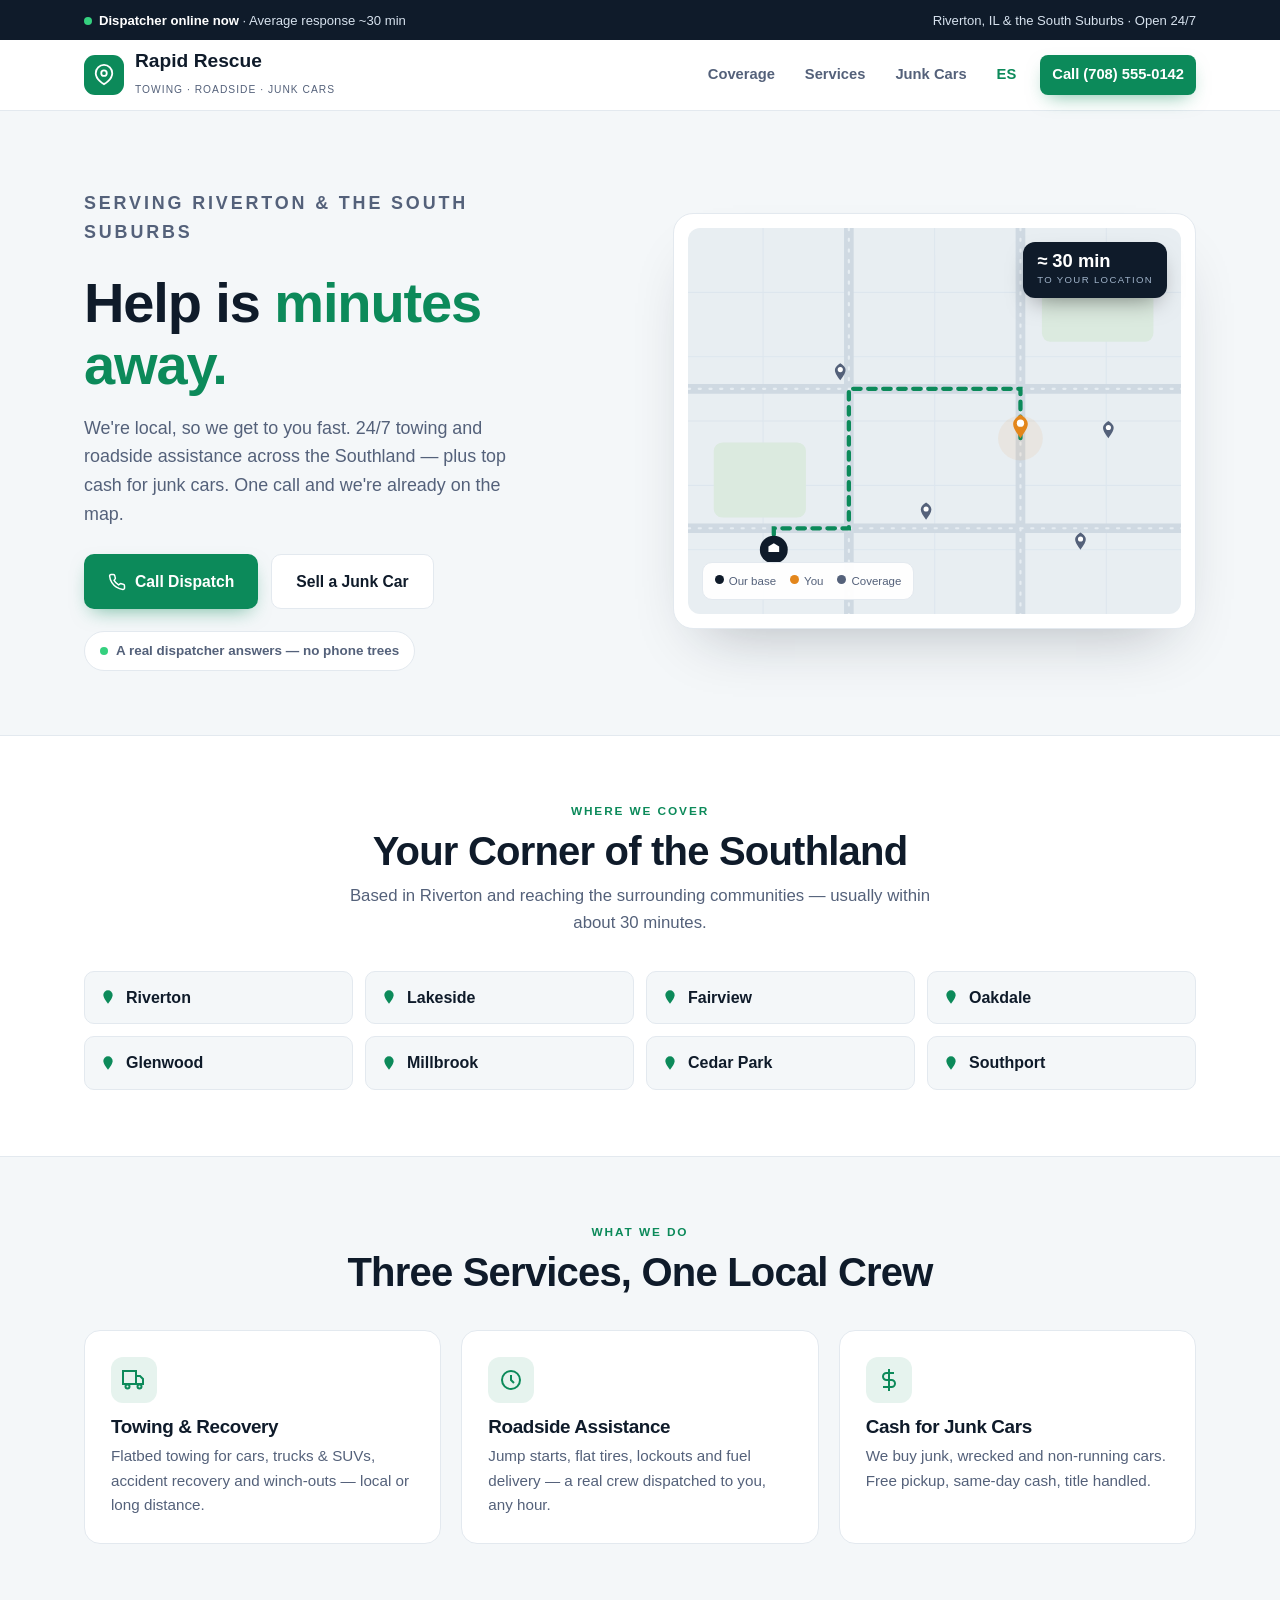
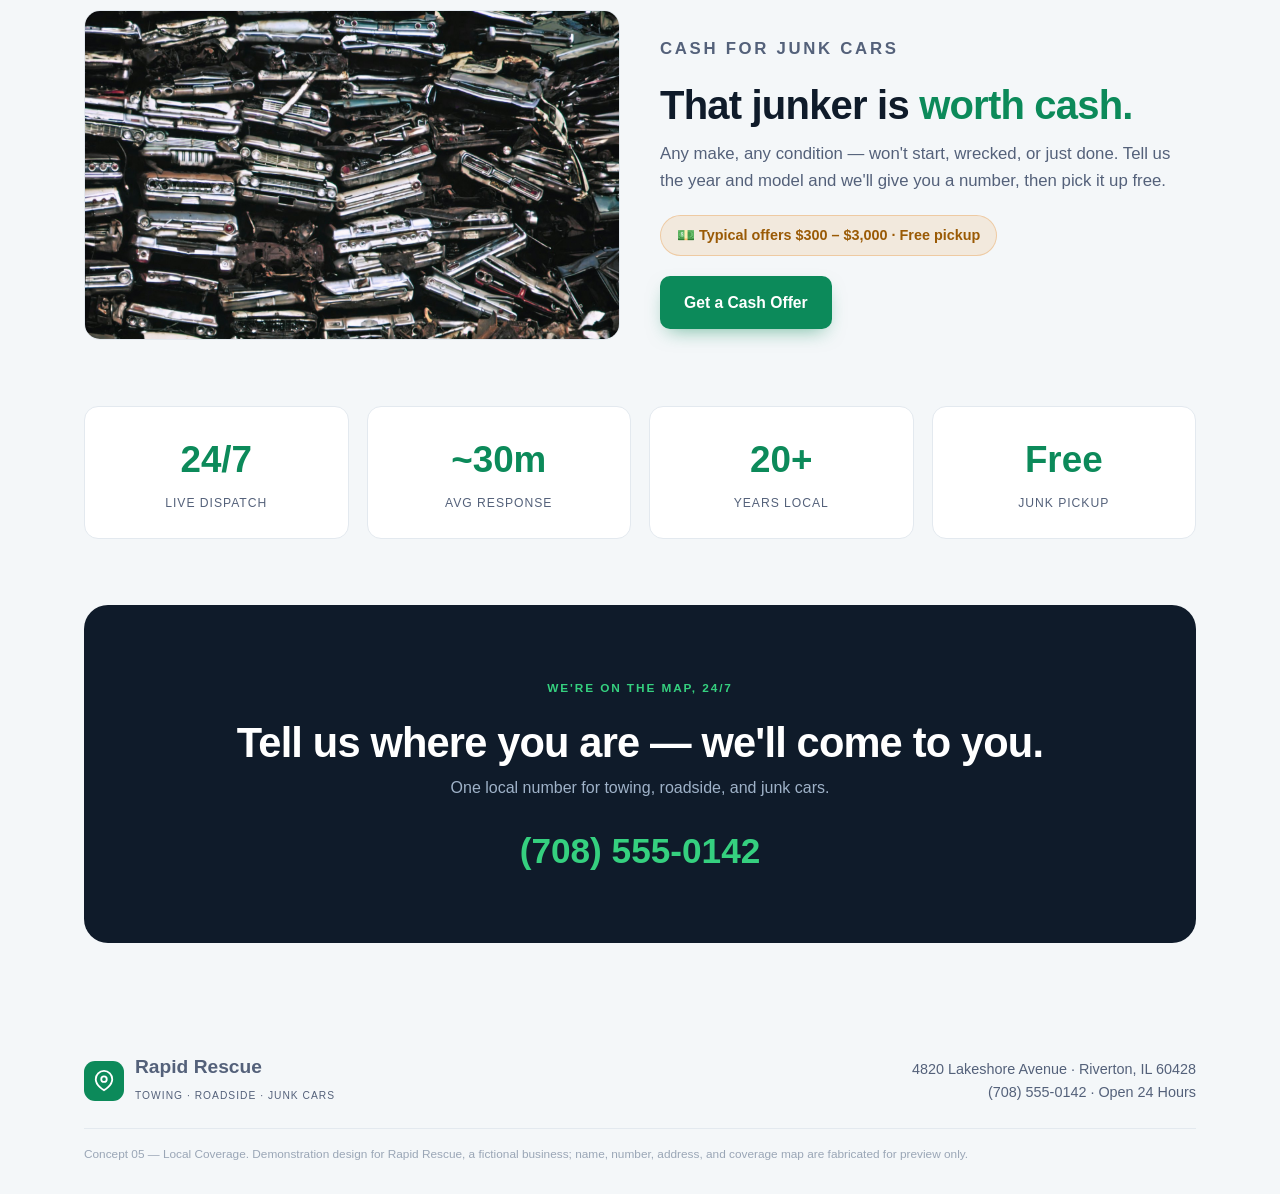
<file: concepts/design-5-map.html>
<!DOCTYPE html>
<html lang="en">
<head>
<meta charset="UTF-8">
<meta name="viewport" content="width=device-width, initial-scale=1.0">
<title>Rapid Rescue Towing & Roadside — Local Coverage Concept</title>
<style>
  :root{
    --bg:#f4f7f9; --panel:#ffffff; --ink:#0f1b2a; --slate:#54617a; --line:#e3e9ef;
    --green:#0c8a5a; --green-d:#0a6f49; --amber:#e3861b; --map:#e8eef2; --road:#cfd9e2;
  }
  *{margin:0;padding:0;box-sizing:border-box}
  body{background:var(--bg);color:var(--ink);font-family:"Inter","Helvetica Neue",Arial,sans-serif;line-height:1.6;-webkit-font-smoothing:antialiased}
  a{color:inherit;text-decoration:none}
  .wrap{max-width:1160px;margin:0 auto;padding:0 24px}
  h1,h2,h3{letter-spacing:-.02em;line-height:1.1;font-weight:800}
  .eyebrow{font-size:.74rem;letter-spacing:.16em;text-transform:uppercase;color:var(--green);font-weight:800}
  .btn{display:inline-flex;align-items:center;gap:9px;font-weight:700;border-radius:10px;padding:14px 24px;font-size:.98rem;transition:transform .14s,background .14s,box-shadow .14s}
  .btn svg{width:18px;height:18px}
  .btn-green{background:var(--green);color:#fff;box-shadow:0 8px 20px -8px rgba(12,138,90,.6)}
  .btn-green:hover{background:var(--green-d);transform:translateY(-2px)}
  .btn-out{background:#fff;color:var(--ink);border:1px solid var(--line)}
  .btn-out:hover{border-color:var(--ink)}
  /* live bar */
  .livebar{background:var(--ink);color:#d7e2ee;font-size:.82rem}
  .livebar .wrap{display:flex;justify-content:space-between;align-items:center;height:40px;flex-wrap:wrap;gap:10px}
  .livebar .dot{width:8px;height:8px;border-radius:50%;background:#35d07f;box-shadow:0 0 0 0 rgba(53,208,127,.6);animation:pulse 2s infinite;display:inline-block;margin-right:7px}
  .livebar b{color:#fff}
  @keyframes pulse{0%{box-shadow:0 0 0 0 rgba(53,208,127,.5)}70%{box-shadow:0 0 0 7px rgba(53,208,127,0)}100%{box-shadow:0 0 0 0 rgba(53,208,127,0)}}
  /* header */
  header{background:var(--panel);border-bottom:1px solid var(--line);position:sticky;top:0;z-index:50}
  .nav{display:flex;align-items:center;justify-content:space-between;height:70px;gap:16px}
  .brand{display:flex;align-items:center;gap:11px}
  .brand .mk{width:40px;height:40px;border-radius:11px;background:var(--green);display:grid;place-items:center;flex:none}
  .brand .mk svg{width:22px;height:22px;stroke:#fff;fill:none;stroke-width:2}
  .brand .n{font-weight:800;font-size:1.2rem;line-height:1}
  .brand .d{font-size:.64rem;letter-spacing:.1em;text-transform:uppercase;color:var(--slate);margin-top:3px}
  .nav-links{display:flex;gap:6px;align-items:center}
  .nav-links a{font-weight:600;font-size:.92rem;color:var(--slate);padding:8px 12px;border-radius:8px}
  .nav-links a:hover{background:var(--bg);color:var(--ink)}
  .nav-links .lang{color:var(--green);font-weight:800}
  .nav-links .call{background:var(--green);color:#fff;margin-left:6px}
  .nav-links .call:hover{background:var(--green-d)}
  /* hero */
  .hero{padding:60px 0 64px}
  .hero-grid{display:grid;grid-template-columns:1.02fr .98fr;gap:44px;align-items:center}
  .hero h1{font-size:clamp(2.3rem,4.8vw,3.5rem)}
  .hero h1 span{color:var(--green)}
  .hero p{color:var(--slate);font-size:1.12rem;margin:18px 0 26px;max-width:460px}
  .hero-cta{display:flex;gap:13px;flex-wrap:wrap}
  .chip{display:inline-flex;align-items:center;gap:8px;background:#fff;border:1px solid var(--line);border-radius:40px;padding:8px 15px;font-size:.84rem;color:var(--slate);font-weight:600;margin-top:22px}
  .chip .dot{width:8px;height:8px;border-radius:50%;background:#35d07f;display:inline-block}
  /* map card */
  .mapcard{position:relative;background:var(--panel);border:1px solid var(--line);border-radius:20px;padding:14px;box-shadow:0 30px 60px -30px rgba(15,27,42,.3)}
  .mapcard svg.map{width:100%;height:auto;display:block;border-radius:12px;background:var(--map)}
  .eta{position:absolute;top:28px;right:28px;background:var(--ink);color:#fff;border-radius:12px;padding:10px 14px;box-shadow:0 10px 24px -10px rgba(0,0,0,.5)}
  .eta .n{font-weight:800;font-size:1.15rem;line-height:1}
  .eta .l{font-size:.6rem;letter-spacing:.14em;text-transform:uppercase;color:#9fb2c8;margin-top:2px}
  .legend{position:absolute;left:28px;bottom:28px;background:rgba(255,255,255,.95);border:1px solid var(--line);border-radius:10px;padding:9px 12px;font-size:.72rem;color:var(--slate);display:flex;gap:14px}
  .legend i{width:9px;height:9px;border-radius:50%;display:inline-block;margin-right:5px;vertical-align:1px}
  /* sections */
  section{padding:66px 0}
  .center{text-align:center}
  .sec-h{font-size:clamp(1.8rem,3.6vw,2.5rem);margin:8px 0 10px}
  .sub{color:var(--slate);max-width:620px;font-size:1.05rem}
  .center .sub{margin:0 auto}
  /* coverage */
  .cover{background:var(--panel);border-top:1px solid var(--line);border-bottom:1px solid var(--line)}
  .towns{display:grid;grid-template-columns:repeat(4,1fr);gap:12px;margin-top:34px}
  .town{display:flex;align-items:center;gap:10px;background:var(--bg);border:1px solid var(--line);border-radius:10px;padding:13px 15px;font-weight:600}
  .town svg{width:16px;height:16px;fill:var(--green);flex:none}
  /* services */
  .svc{display:grid;grid-template-columns:repeat(3,1fr);gap:20px;margin-top:36px}
  .scard{background:var(--panel);border:1px solid var(--line);border-radius:16px;padding:26px;transition:transform .18s,box-shadow .18s}
  .scard:hover{transform:translateY(-4px);box-shadow:0 20px 40px -24px rgba(15,27,42,.35)}
  .scard .ic{width:46px;height:46px;border-radius:12px;background:rgba(12,138,90,.1);display:grid;place-items:center;margin-bottom:14px}
  .scard .ic svg{width:24px;height:24px;stroke:var(--green);fill:none;stroke-width:2}
  .scard h3{font-size:1.18rem;margin-bottom:7px}
  .scard p{color:var(--slate);font-size:.95rem}
  /* junk */
  .junk{display:grid;grid-template-columns:1fr 1fr;gap:40px;align-items:center}
  .junk img{width:100%;height:330px;object-fit:cover;border-radius:16px;border:1px solid var(--line)}
  .junk h2{font-size:clamp(1.8rem,3.6vw,2.5rem)}
  .junk h2 span{color:var(--green)}
  .junk p{color:var(--slate);margin:14px 0 20px;font-size:1.05rem}
  .pricepill{display:inline-flex;gap:10px;align-items:center;background:rgba(227,134,27,.12);color:#9a5a05;border:1px solid rgba(227,134,27,.3);border-radius:40px;padding:8px 16px;font-weight:700;font-size:.9rem;margin-bottom:20px}
  /* stats */
  .stats{display:grid;grid-template-columns:repeat(4,1fr);gap:18px}
  .stat{background:var(--panel);border:1px solid var(--line);border-radius:14px;padding:24px;text-align:center}
  .stat .n{font-size:2.3rem;font-weight:800;color:var(--green)}
  .stat .l{font-size:.76rem;letter-spacing:.08em;text-transform:uppercase;color:var(--slate);margin-top:4px}
  /* cta */
  .cta{background:var(--ink);color:#fff;text-align:center;padding:64px 24px;border-radius:24px}
  .cta h2{font-size:clamp(1.9rem,3.8vw,2.6rem);color:#fff}
  .cta p{color:#9fb2c8;margin:10px 0 22px}
  .cta .ph{font-size:2.2rem;font-weight:800;color:#35d07f}
  /* footer */
  footer{padding:46px 0 30px;color:var(--slate)}
  .foot{display:flex;justify-content:space-between;flex-wrap:wrap;gap:16px;align-items:center}
  .disc{font-size:.74rem;color:#9aa6b6;margin-top:22px;border-top:1px solid var(--line);padding-top:16px}
  @media(max-width:860px){
    .hero-grid,.junk{grid-template-columns:1fr;gap:32px}.nav-links a:not(.call):not(.lang){display:none}
    .towns{grid-template-columns:1fr 1fr}.svc{grid-template-columns:1fr}.stats{grid-template-columns:1fr 1fr}
  }
</style>
</head>
<body>
<div class="livebar">
  <div class="wrap">
    <span><span class="dot"></span><b>Dispatcher online now</b> · Average response ~30 min</span>
    <span>Riverton, IL &amp; the South Suburbs · Open 24/7</span>
  </div>
</div>

<header>
  <div class="wrap nav">
    <a href="#" class="brand">
      <span class="mk"><svg viewBox="0 0 24 24"><path d="M21 10c0 7-9 12-9 12s-9-5-9-12a9 9 0 0118 0z"/><circle cx="12" cy="10" r="3"/></svg></span>
      <span><span class="n">Rapid Rescue</span><br><span class="d">Towing · Roadside · Junk Cars</span></span>
    </a>
    <nav class="nav-links">
      <a href="#coverage">Coverage</a><a href="#services">Services</a><a href="#junk">Junk Cars</a><a href="design-5-map.es.html" class="lang">ES</a>
      <a href="tel:+17085550142" class="call btn btn-green">Call (708) 555-0142</a>
    </nav>
  </div>
</header>

<section class="hero">
  <div class="wrap hero-grid">
    <div>
      <p class="eyebrow">Serving Riverton &amp; the South Suburbs</p>
      <h1>Help is <span>minutes away.</span></h1>
      <p>We're local, so we get to you fast. 24/7 towing and roadside assistance across the Southland — plus top cash for junk cars. One call and we're already on the map.</p>
      <div class="hero-cta">
        <a href="tel:+17085550142" class="btn btn-green"><svg viewBox="0 0 24 24" fill="none" stroke="currentColor" stroke-width="2"><path d="M22 16.9v3a2 2 0 01-2.2 2 19.8 19.8 0 01-8.6-3 19.5 19.5 0 01-6-6 19.8 19.8 0 01-3-8.6A2 2 0 014.1 2h3a2 2 0 012 1.7c.1.9.3 1.8.6 2.6a2 2 0 01-.5 2.1L8.1 9.9a16 16 0 006 6l1.5-1.1a2 2 0 012.1-.5c.8.3 1.7.5 2.6.6a2 2 0 011.7 2z"/></svg>Call Dispatch</a>
        <a href="#junk" class="btn btn-out">Sell a Junk Car</a>
      </div>
      <div class="chip"><span class="dot"></span>A real dispatcher answers — no phone trees</div>
    </div>

    <div class="mapcard">
      <svg class="map" viewBox="0 0 460 360" role="img" aria-label="Coverage map">
        <!-- grid -->
        <g stroke="#dde6ee" stroke-width="1">
          <path d="M0 60H460M0 120H460M0 180H460M0 240H460M0 300H460"/>
          <path d="M70 0V360M150 0V360M230 0V360M310 0V360M390 0V360"/>
        </g>
        <!-- parks / blocks -->
        <rect x="24" y="200" width="86" height="70" rx="8" fill="#dbeadf"/>
        <rect x="330" y="40" width="104" height="66" rx="8" fill="#dbeadf"/>
        <!-- roads -->
        <g stroke="#cfd9e2" stroke-width="9" fill="none" stroke-linecap="round">
          <path d="M-10 150H470"/>
          <path d="M150 -10V370"/>
          <path d="M310 -10V370"/>
          <path d="M-10 280H470"/>
        </g>
        <g stroke="#e6edf2" stroke-width="2" fill="none" stroke-dasharray="2 8" stroke-linecap="round">
          <path d="M-10 150H470"/><path d="M150 -10V370"/><path d="M310 -10V370"/><path d="M-10 280H470"/>
        </g>
        <!-- route from depot to you -->
        <path d="M80 300 L80 280 L150 280 L150 150 L310 150 L310 196" fill="none" stroke="#0c8a5a" stroke-width="4" stroke-dasharray="7 7" stroke-linecap="round"/>
        <!-- depot marker -->
        <g transform="translate(80,300)">
          <circle r="13" fill="#0f1b2a"/><path d="M-5 2v-5l5-3 5 3v5z" fill="#fff"/>
        </g>
        <!-- town pins -->
        <g fill="#54617a">
          <g transform="translate(142,142)"><path d="M0 0C-5 -7 -8 -11 0 -16 8 -11 5 -7 0 0Z"/><circle cx="0" cy="-10" r="2.4" fill="#fff"/></g>
          <g transform="translate(222,272)"><path d="M0 0C-5 -7 -8 -11 0 -16 8 -11 5 -7 0 0Z"/><circle cx="0" cy="-10" r="2.4" fill="#fff"/></g>
          <g transform="translate(392,196)"><path d="M0 0C-5 -7 -8 -11 0 -16 8 -11 5 -7 0 0Z"/><circle cx="0" cy="-10" r="2.4" fill="#fff"/></g>
          <g transform="translate(366,300)"><path d="M0 0C-5 -7 -8 -11 0 -16 8 -11 5 -7 0 0Z"/><circle cx="0" cy="-10" r="2.4" fill="#fff"/></g>
        </g>
        <!-- YOU marker (amber, pulsing) -->
        <g transform="translate(310,196)">
          <circle r="16" fill="#e3861b" opacity="0.18"><animate attributeName="r" values="12;24;12" dur="2.4s" repeatCount="indefinite"/><animate attributeName="opacity" values="0.3;0;0.3" dur="2.4s" repeatCount="indefinite"/></circle>
          <path d="M0 0C-7 -10 -11 -15 0 -22 11 -15 7 -10 0 0Z" fill="#e3861b"/><circle cx="0" cy="-14" r="3.4" fill="#fff"/>
        </g>
      </svg>
      <div class="eta"><div class="n">≈ 30 min</div><div class="l">To your location</div></div>
      <div class="legend"><span><i style="background:#0f1b2a"></i>Our base</span><span><i style="background:#e3861b"></i>You</span><span><i style="background:#54617a"></i>Coverage</span></div>
    </div>
  </div>
</section>

<section class="cover" id="coverage">
  <div class="wrap center">
    <p class="eyebrow">Where We Cover</p>
    <h2 class="sec-h">Your Corner of the Southland</h2>
    <p class="sub">Based in Riverton and reaching the surrounding communities — usually within about 30 minutes.</p>
    <div class="towns" style="text-align:left">
      <span class="town"><svg viewBox="0 0 24 24"><path d="M12 2a7 7 0 00-7 7c0 5 7 13 7 13s7-8 7-13a7 7 0 00-7-7z"/></svg>Riverton</span>
      <span class="town"><svg viewBox="0 0 24 24"><path d="M12 2a7 7 0 00-7 7c0 5 7 13 7 13s7-8 7-13a7 7 0 00-7-7z"/></svg>Lakeside</span>
      <span class="town"><svg viewBox="0 0 24 24"><path d="M12 2a7 7 0 00-7 7c0 5 7 13 7 13s7-8 7-13a7 7 0 00-7-7z"/></svg>Fairview</span>
      <span class="town"><svg viewBox="0 0 24 24"><path d="M12 2a7 7 0 00-7 7c0 5 7 13 7 13s7-8 7-13a7 7 0 00-7-7z"/></svg>Oakdale</span>
      <span class="town"><svg viewBox="0 0 24 24"><path d="M12 2a7 7 0 00-7 7c0 5 7 13 7 13s7-8 7-13a7 7 0 00-7-7z"/></svg>Glenwood</span>
      <span class="town"><svg viewBox="0 0 24 24"><path d="M12 2a7 7 0 00-7 7c0 5 7 13 7 13s7-8 7-13a7 7 0 00-7-7z"/></svg>Millbrook</span>
      <span class="town"><svg viewBox="0 0 24 24"><path d="M12 2a7 7 0 00-7 7c0 5 7 13 7 13s7-8 7-13a7 7 0 00-7-7z"/></svg>Cedar Park</span>
      <span class="town"><svg viewBox="0 0 24 24"><path d="M12 2a7 7 0 00-7 7c0 5 7 13 7 13s7-8 7-13a7 7 0 00-7-7z"/></svg>Southport</span>
    </div>
  </div>
</section>

<section id="services">
  <div class="wrap center">
    <p class="eyebrow">What We Do</p>
    <h2 class="sec-h">Three Services, One Local Crew</h2>
    <div class="svc" style="text-align:left">
      <div class="scard"><div class="ic"><svg viewBox="0 0 24 24"><path d="M1 3h13v13H1z"/><path d="M14 8h4l3 3v5h-7z"/><circle cx="5.5" cy="18.5" r="2"/><circle cx="17.5" cy="18.5" r="2"/></svg></div><h3>Towing &amp; Recovery</h3><p>Flatbed towing for cars, trucks &amp; SUVs, accident recovery and winch-outs — local or long distance.</p></div>
      <div class="scard"><div class="ic"><svg viewBox="0 0 24 24"><circle cx="12" cy="12" r="9"/><path d="M12 7v5l3 3"/></svg></div><h3>Roadside Assistance</h3><p>Jump starts, flat tires, lockouts and fuel delivery — a real crew dispatched to you, any hour.</p></div>
      <div class="scard"><div class="ic"><svg viewBox="0 0 24 24"><path d="M12 1v22M17 5H9.5a3.5 3.5 0 000 7h5a3.5 3.5 0 010 7H6"/></svg></div><h3>Cash for Junk Cars</h3><p>We buy junk, wrecked and non-running cars. Free pickup, same-day cash, title handled.</p></div>
    </div>
  </div>
</section>

<section id="junk" style="padding-top:0">
  <div class="wrap junk">
    <img src="../images/stock-junkyard.jpg" alt="Junk cars collected for recycling">
    <div>
      <p class="eyebrow">Cash for Junk Cars</p>
      <h2>That junker is <span>worth cash.</span></h2>
      <p>Any make, any condition — won't start, wrecked, or just done. Tell us the year and model and we'll give you a number, then pick it up free.</p>
      <div class="pricepill">💵 Typical offers $300 – $3,000 · Free pickup</div><br>
      <a href="tel:+17085550142" class="btn btn-green">Get a Cash Offer</a>
    </div>
  </div>
</section>

<section style="padding-top:0">
  <div class="wrap">
    <div class="stats">
      <div class="stat"><div class="n">24/7</div><div class="l">Live Dispatch</div></div>
      <div class="stat"><div class="n">~30m</div><div class="l">Avg Response</div></div>
      <div class="stat"><div class="n">20+</div><div class="l">Years Local</div></div>
      <div class="stat"><div class="n">Free</div><div class="l">Junk Pickup</div></div>
    </div>
  </div>
</section>

<section style="padding-top:0">
  <div class="wrap">
    <div class="cta" id="contact">
      <p class="eyebrow" style="color:#35d07f">We're on the map, 24/7</p>
      <h2>Tell us where you are — we'll come to you.</h2>
      <p>One local number for towing, roadside, and junk cars.</p>
      <a href="tel:+17085550142" class="ph">(708) 555-0142</a>
    </div>
  </div>
</section>

<footer>
  <div class="wrap">
    <div class="foot">
      <div class="brand"><span class="mk"><svg viewBox="0 0 24 24"><path d="M21 10c0 7-9 12-9 12s-9-5-9-12a9 9 0 0118 0z"/><circle cx="12" cy="10" r="3"/></svg></span><span><span class="n">Rapid Rescue</span><br><span class="d">Towing · Roadside · Junk Cars</span></span></div>
      <div style="text-align:right;font-size:.9rem">4820 Lakeshore Avenue · Riverton, IL 60428<br>(708) 555-0142 · Open 24 Hours</div>
    </div>
    <p class="disc">Concept 05 — Local Coverage. Demonstration design for Rapid Rescue, a fictional business; name, number, address, and coverage map are fabricated for preview only.</p>
  </div>
</footer>
</body>
</html>
</file>
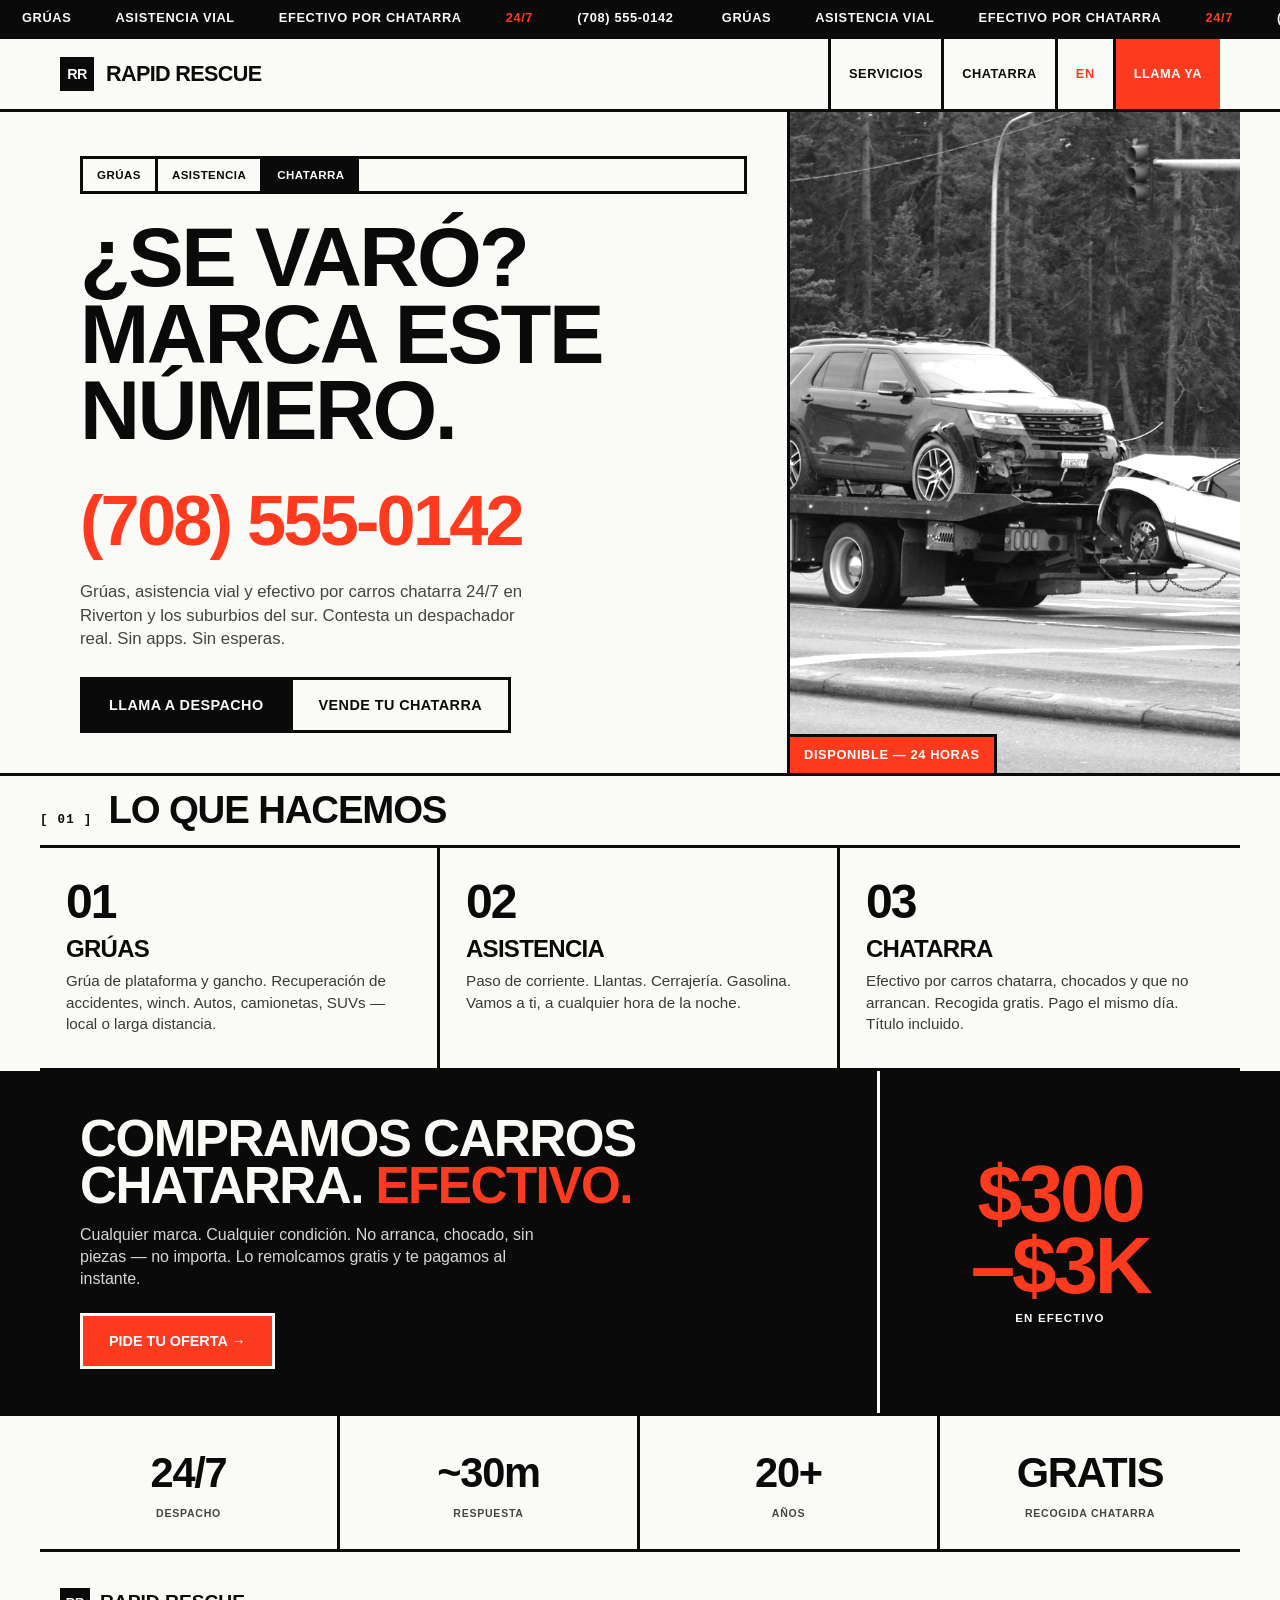
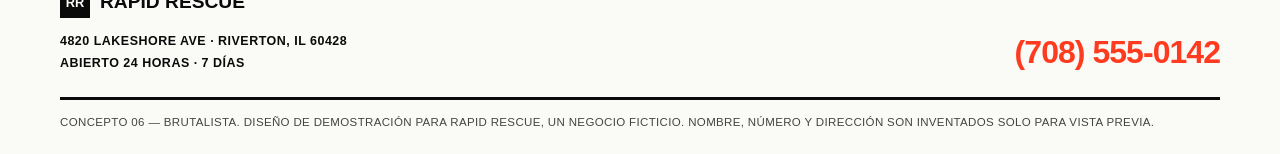
<file: concepts/design-6-brutalist.es.html>
<!DOCTYPE html>
<html lang="es">
<head>
<meta charset="UTF-8">
<meta name="viewport" content="width=device-width, initial-scale=1.0">
<title>Rapid Rescue Grúas y Asistencia Vial — Concepto Brutalista</title>
<style>
  :root{--paper:#fafaf7; --ink:#0a0a0a; --accent:#ff3b1f; --mut:#444}
  *{margin:0;padding:0;box-sizing:border-box}
  body{background:var(--paper);color:var(--ink);font-family:"Helvetica Neue",Arial,sans-serif;line-height:1.4}
  a{color:inherit;text-decoration:none}
  .wrap{max-width:1200px;margin:0 auto;padding:0 20px}
  h1,h2,h3{font-weight:800;text-transform:uppercase;letter-spacing:-.03em;line-height:.92}
  .mono{font-family:ui-monospace,"SFMono-Regular",Menlo,Consolas,monospace}
  .strip{background:var(--ink);color:var(--paper);border-bottom:3px solid var(--ink);overflow:hidden;white-space:nowrap}
  .strip .t{display:inline-block;padding:9px 0;font-weight:800;text-transform:uppercase;font-size:.8rem;letter-spacing:.05em;animation:mv 20s linear infinite}
  .strip .t span{margin:0 22px}
  .strip .t span b{color:var(--accent)}
  @keyframes mv{from{transform:translateX(0)}to{transform:translateX(-50%)}}
  header{border-bottom:3px solid var(--ink);background:var(--paper);position:sticky;top:0;z-index:50}
  .nav{display:flex;align-items:stretch;justify-content:space-between}
  .nav .logo{display:flex;align-items:center;gap:12px;padding:18px 0;font-weight:800;text-transform:uppercase;letter-spacing:-.03em;font-size:1.35rem}
  .nav .logo .sq{width:34px;height:34px;background:var(--ink);color:var(--paper);display:grid;place-items:center;font-size:.9rem}
  .nav-links{display:flex;align-items:stretch}
  .nav-links a{display:flex;align-items:center;padding:0 18px;font-weight:700;text-transform:uppercase;font-size:.8rem;letter-spacing:.04em;border-left:3px solid var(--ink)}
  .nav-links a:hover{background:var(--ink);color:var(--paper)}
  .nav-links a.lang{color:var(--accent)}
  .nav-links a.call{background:var(--accent);color:#fff}
  .nav-links a.call:hover{background:var(--ink)}
  .hero{border-bottom:3px solid var(--ink)}
  .hero-grid{display:grid;grid-template-columns:1.25fr .75fr}
  .hero .left{padding:44px 40px 40px;border-right:3px solid var(--ink)}
  .tagrow{display:flex;flex-wrap:wrap;gap:0;margin-bottom:26px;border:3px solid var(--ink)}
  .tagrow span{font-weight:800;text-transform:uppercase;font-size:.72rem;letter-spacing:.04em;padding:8px 14px;border-right:3px solid var(--ink)}
  .tagrow span:last-child{border-right:none;background:var(--ink);color:var(--paper)}
  .hero h1{font-size:clamp(2.6rem,6.6vw,5.2rem)}
  .hero .big-ph{display:block;margin:22px 0 10px;font-size:clamp(2.4rem,6vw,4.4rem);font-weight:800;letter-spacing:-.04em;color:var(--accent)}
  .hero p{font-size:1.05rem;max-width:450px;color:var(--mut);margin-bottom:26px}
  .btns{display:flex;gap:0;border:3px solid var(--ink);width:fit-content;max-width:100%;flex-wrap:wrap}
  .btns a{padding:15px 26px;font-weight:800;text-transform:uppercase;font-size:.9rem;letter-spacing:.03em}
  .btns a:first-child{background:var(--ink);color:var(--paper);border-right:3px solid var(--ink)}
  .btns a:first-child:hover{background:var(--accent)}
  .btns a:last-child:hover{background:var(--ink);color:var(--paper)}
  .hero .right{position:relative}
  .hero .right img{width:100%;height:100%;object-fit:cover;filter:grayscale(1) contrast(1.08);display:block}
  .hero .right .stamp{position:absolute;left:0;bottom:0;background:var(--accent);color:#fff;font-weight:800;text-transform:uppercase;font-size:.8rem;letter-spacing:.05em;padding:9px 14px;border-top:3px solid var(--ink);border-right:3px solid var(--ink)}
  .sh{display:flex;align-items:baseline;gap:16px;border-bottom:3px solid var(--ink);padding:16px 0}
  .sh h2{font-size:clamp(1.6rem,3.4vw,2.4rem)}
  .sh .no{font-size:.78rem;font-weight:800;letter-spacing:.1em}
  .svc{display:grid;grid-template-columns:repeat(3,1fr);border-bottom:3px solid var(--ink)}
  .svc .c{padding:30px 26px 34px;border-right:3px solid var(--ink)}
  .svc .c:last-child{border-right:none}
  .svc .c:hover{background:var(--ink);color:var(--paper)}
  .svc .c:hover .n{color:var(--accent)}
  .svc .n{font-size:3rem;font-weight:800;letter-spacing:-.04em;line-height:1}
  .svc h3{font-size:1.5rem;margin:12px 0 10px}
  .svc p{font-size:.95rem;color:inherit;opacity:.8}
  .junk{background:var(--ink);color:var(--paper);border-bottom:3px solid var(--ink)}
  .junk .in{display:grid;grid-template-columns:1.4fr .6fr}
  .junk .copy{padding:44px 40px;border-right:3px solid var(--paper)}
  .junk h2{font-size:clamp(1.9rem,4.4vw,3.2rem)}
  .junk h2 em{color:var(--accent);font-style:normal}
  .junk p{max-width:480px;margin:14px 0 22px;opacity:.85}
  .junk .copy a{display:inline-block;background:var(--accent);color:#fff;padding:15px 26px;font-weight:800;text-transform:uppercase;font-size:.9rem;border:3px solid var(--paper)}
  .junk .copy a:hover{background:var(--paper);color:var(--ink)}
  .junk .price{display:flex;flex-direction:column;align-items:center;justify-content:center;text-align:center;padding:30px}
  .junk .price .n{font-size:clamp(3rem,7vw,5rem);font-weight:800;letter-spacing:-.04em;line-height:.9;color:var(--accent)}
  .junk .price .l{font-weight:800;text-transform:uppercase;font-size:.72rem;letter-spacing:.1em;margin-top:8px}
  .stats{display:grid;grid-template-columns:repeat(4,1fr);border-bottom:3px solid var(--ink)}
  .stats .s{padding:28px 20px;border-right:3px solid var(--ink);text-align:center}
  .stats .s:last-child{border-right:none}
  .stats .n{font-size:2.6rem;font-weight:800;letter-spacing:-.03em}
  .stats .l{font-weight:800;text-transform:uppercase;font-size:.66rem;letter-spacing:.07em;margin-top:4px;color:var(--mut)}
  footer{padding:36px 0 26px}
  .foot{display:flex;justify-content:space-between;flex-wrap:wrap;gap:18px;align-items:flex-end}
  .foot .ph{font-size:2rem;font-weight:800;color:var(--accent);letter-spacing:-.03em}
  .foot .addr{font-weight:700;text-transform:uppercase;font-size:.78rem;letter-spacing:.04em;line-height:1.8}
  .disc{font-size:.72rem;color:var(--mut);margin-top:22px;border-top:3px solid var(--ink);padding-top:14px;text-transform:uppercase;letter-spacing:.03em}
  @media(max-width:820px){
    .hero-grid{grid-template-columns:1fr}.hero .left{border-right:none;border-bottom:3px solid var(--ink)}
    .hero .right img{height:260px}.svc{grid-template-columns:1fr}.svc .c{border-right:none;border-bottom:3px solid var(--ink)}
    .junk .in{grid-template-columns:1fr}.junk .copy{border-right:none;border-bottom:3px solid var(--paper)}
    .stats{grid-template-columns:1fr 1fr}.stats .s:nth-child(2){border-right:none}
    .nav-links a:not(.call):not(.lang){display:none}
  }
</style>
</head>
<body>
<div class="strip"><div class="t">
  <span>GRÚAS</span><span>ASISTENCIA VIAL</span><span>EFECTIVO POR CHATARRA</span><span><b>24/7</b></span><span>(708) 555-0142</span>
  <span>GRÚAS</span><span>ASISTENCIA VIAL</span><span>EFECTIVO POR CHATARRA</span><span><b>24/7</b></span><span>(708) 555-0142</span>
</div></div>

<header>
  <div class="wrap nav">
    <a href="#" class="logo"><span class="sq">RR</span>Rapid Rescue</a>
    <nav class="nav-links">
      <a href="#services">Servicios</a><a href="#junk">Chatarra</a><a href="design-6-brutalist.html" class="lang">EN</a><a href="tel:+17085550142" class="call">Llama Ya</a>
    </nav>
  </div>
</header>

<section class="hero">
  <div class="wrap" style="padding:0">
    <div class="hero-grid">
      <div class="left">
        <div class="tagrow"><span>Grúas</span><span>Asistencia</span><span>Chatarra</span></div>
        <h1>¿Se Varó?<br>Marca Este<br>Número.</h1>
        <a href="tel:+17085550142" class="big-ph">(708) 555-0142</a>
        <p>Grúas, asistencia vial y efectivo por carros chatarra 24/7 en Riverton y los suburbios del sur. Contesta un despachador real. Sin apps. Sin esperas.</p>
        <div class="btns">
          <a href="tel:+17085550142">Llama a Despacho</a>
          <a href="#junk">Vende tu Chatarra</a>
        </div>
      </div>
      <div class="right">
        <img src="../images/stock-tow2.jpg" alt="Grúa remolcando un vehículo">
        <span class="stamp">Disponible — 24 horas</span>
      </div>
    </div>
  </div>
</section>

<div class="wrap" style="padding:0">
  <div class="sh" id="services"><span class="no mono">[ 01 ]</span><h2>Lo Que Hacemos</h2></div>
</div>
<div class="wrap" style="padding:0">
  <div class="svc">
    <div class="c"><div class="n">01</div><h3>Grúas</h3><p>Grúa de plataforma y gancho. Recuperación de accidentes, winch. Autos, camionetas, SUVs — local o larga distancia.</p></div>
    <div class="c"><div class="n">02</div><h3>Asistencia</h3><p>Paso de corriente. Llantas. Cerrajería. Gasolina. Vamos a ti, a cualquier hora de la noche.</p></div>
    <div class="c"><div class="n">03</div><h3>Chatarra</h3><p>Efectivo por carros chatarra, chocados y que no arrancan. Recogida gratis. Pago el mismo día. Título incluido.</p></div>
  </div>
</div>

<section class="junk" id="junk">
  <div class="wrap" style="padding:0">
    <div class="in">
      <div class="copy">
        <h2>Compramos Carros Chatarra. <em>Efectivo.</em></h2>
        <p>Cualquier marca. Cualquier condición. No arranca, chocado, sin piezas — no importa. Lo remolcamos gratis y te pagamos al instante.</p>
        <a href="tel:+17085550142">Pide tu Oferta →</a>
      </div>
      <div class="price"><div class="n">$300<br>–$3K</div><div class="l">En Efectivo</div></div>
    </div>
  </div>
</section>

<div class="wrap" style="padding:0">
  <div class="stats">
    <div class="s"><div class="n">24/7</div><div class="l">Despacho</div></div>
    <div class="s"><div class="n">~30m</div><div class="l">Respuesta</div></div>
    <div class="s"><div class="n">20+</div><div class="l">Años</div></div>
    <div class="s"><div class="n">GRATIS</div><div class="l">Recogida Chatarra</div></div>
  </div>
</div>

<footer id="contact">
  <div class="wrap">
    <div class="foot">
      <div>
        <div class="logo" style="display:flex;align-items:center;gap:10px;font-weight:800;text-transform:uppercase;font-size:1.2rem"><span class="sq" style="width:30px;height:30px;background:var(--ink);color:var(--paper);display:grid;place-items:center;font-size:.8rem">RR</span>Rapid Rescue</div>
        <div class="addr" style="margin-top:12px">4820 Lakeshore Ave · Riverton, IL 60428<br>Abierto 24 Horas · 7 Días</div>
      </div>
      <a href="tel:+17085550142" class="ph">(708) 555-0142</a>
    </div>
    <p class="disc">Concepto 06 — Brutalista. Diseño de demostración para Rapid Rescue, un negocio ficticio. Nombre, número y dirección son inventados solo para vista previa.</p>
  </div>
</footer>
</body>
</html>
</file>
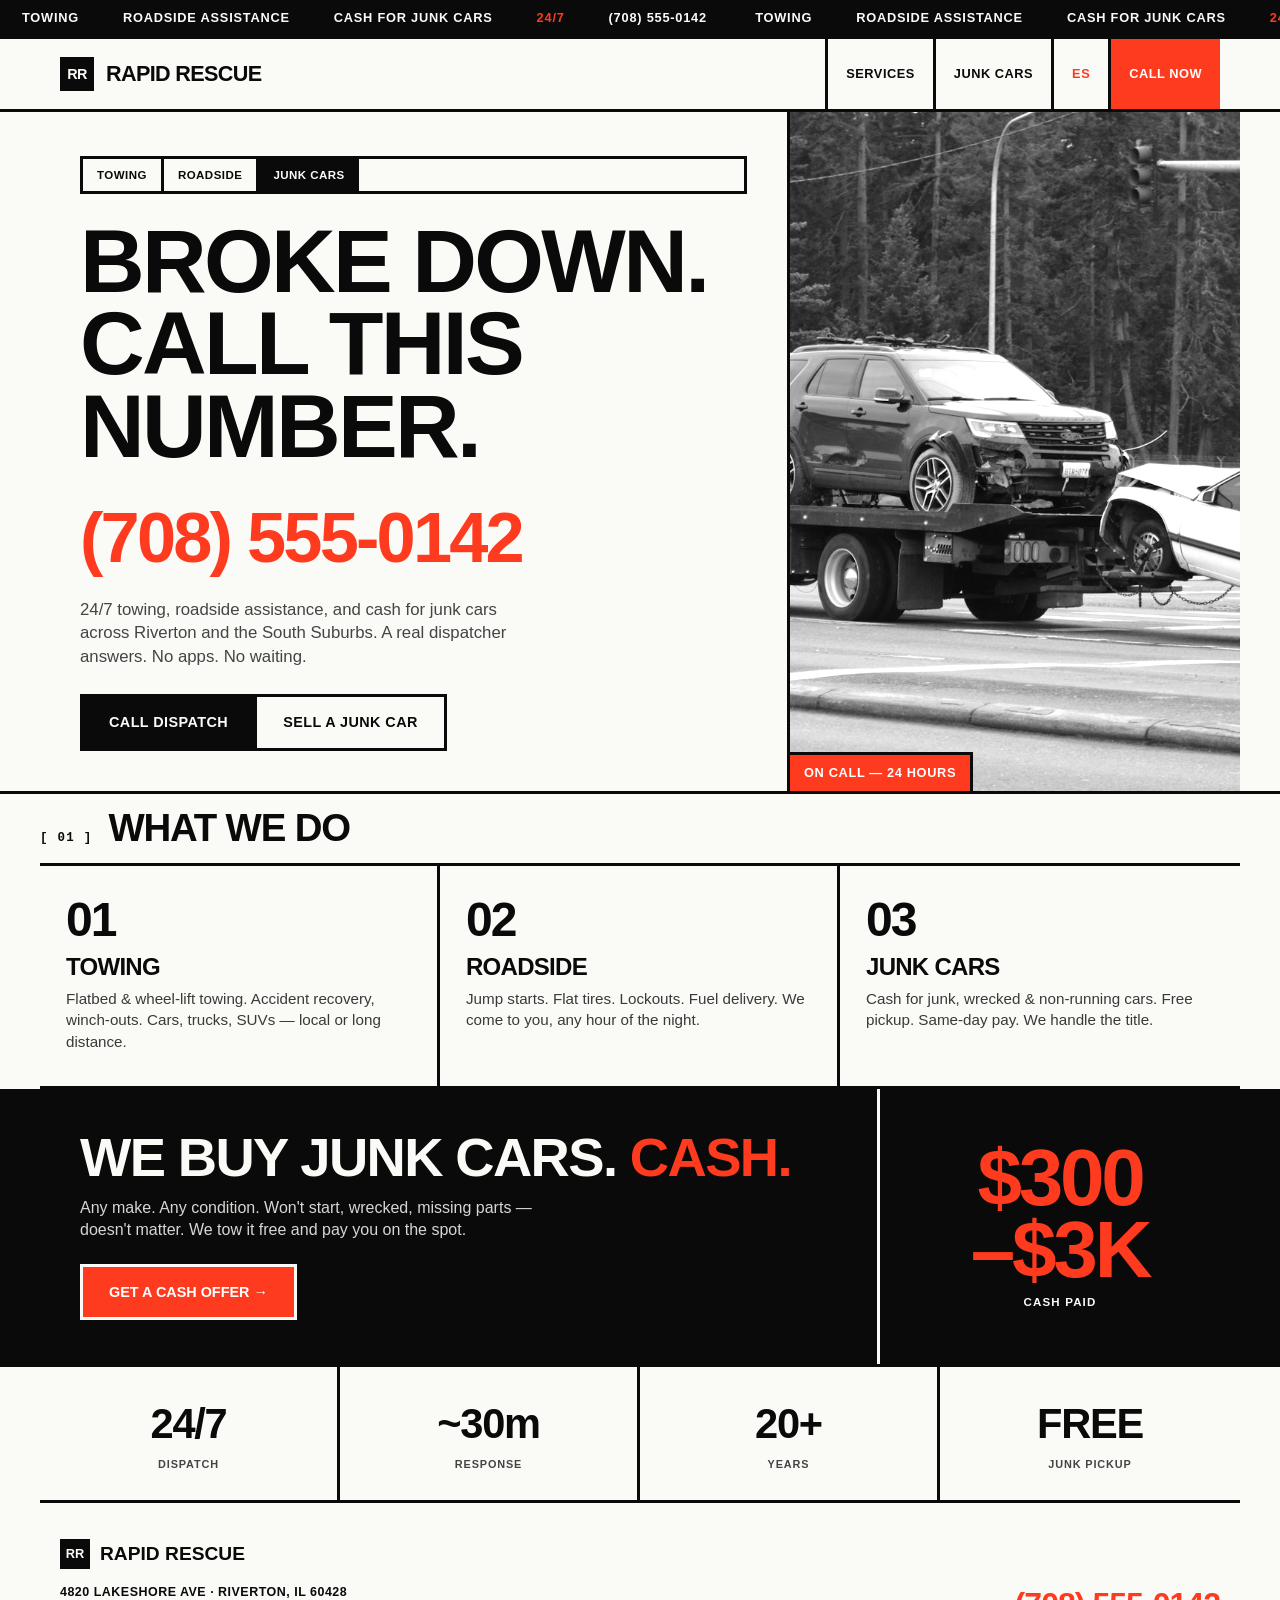
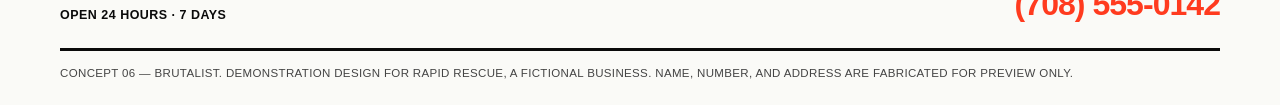
<file: concepts/design-6-brutalist.html>
<!DOCTYPE html>
<html lang="en">
<head>
<meta charset="UTF-8">
<meta name="viewport" content="width=device-width, initial-scale=1.0">
<title>Rapid Rescue Towing & Roadside — Brutalist Concept</title>
<style>
  :root{--paper:#fafaf7; --ink:#0a0a0a; --accent:#ff3b1f; --mut:#444}
  *{margin:0;padding:0;box-sizing:border-box}
  body{background:var(--paper);color:var(--ink);font-family:"Helvetica Neue",Arial,sans-serif;line-height:1.4}
  a{color:inherit;text-decoration:none}
  .wrap{max-width:1200px;margin:0 auto;padding:0 20px}
  h1,h2,h3{font-weight:800;text-transform:uppercase;letter-spacing:-.03em;line-height:.92}
  .mono{font-family:ui-monospace,"SFMono-Regular",Menlo,Consolas,monospace}
  /* marquee strip */
  .strip{background:var(--ink);color:var(--paper);border-bottom:3px solid var(--ink);overflow:hidden;white-space:nowrap}
  .strip .t{display:inline-block;padding:9px 0;font-weight:800;text-transform:uppercase;font-size:.8rem;letter-spacing:.06em;animation:mv 20s linear infinite}
  .strip .t span{margin:0 22px}
  .strip .t span b{color:var(--accent)}
  @keyframes mv{from{transform:translateX(0)}to{transform:translateX(-50%)}}
  /* header */
  header{border-bottom:3px solid var(--ink);background:var(--paper);position:sticky;top:0;z-index:50}
  .nav{display:flex;align-items:stretch;justify-content:space-between}
  .nav .logo{display:flex;align-items:center;gap:12px;padding:18px 0;font-weight:800;text-transform:uppercase;letter-spacing:-.03em;font-size:1.35rem}
  .nav .logo .sq{width:34px;height:34px;background:var(--ink);color:var(--paper);display:grid;place-items:center;font-size:.9rem}
  .nav-links{display:flex;align-items:stretch}
  .nav-links a{display:flex;align-items:center;padding:0 18px;font-weight:700;text-transform:uppercase;font-size:.8rem;letter-spacing:.04em;border-left:3px solid var(--ink)}
  .nav-links a:hover{background:var(--ink);color:var(--paper)}
  .nav-links a.lang{color:var(--accent)}
  .nav-links a.call{background:var(--accent);color:#fff}
  .nav-links a.call:hover{background:var(--ink)}
  /* hero */
  .hero{border-bottom:3px solid var(--ink)}
  .hero-grid{display:grid;grid-template-columns:1.25fr .75fr}
  .hero .left{padding:44px 40px 40px;border-right:3px solid var(--ink)}
  .tagrow{display:flex;flex-wrap:wrap;gap:0;margin-bottom:26px;border:3px solid var(--ink)}
  .tagrow span{font-weight:800;text-transform:uppercase;font-size:.72rem;letter-spacing:.04em;padding:8px 14px;border-right:3px solid var(--ink)}
  .tagrow span:last-child{border-right:none;background:var(--ink);color:var(--paper)}
  .hero h1{font-size:clamp(2.8rem,7vw,5.6rem)}
  .hero .big-ph{display:block;margin:22px 0 10px;font-size:clamp(2.4rem,6vw,4.4rem);font-weight:800;letter-spacing:-.04em;color:var(--accent)}
  .hero p{font-size:1.05rem;max-width:440px;color:var(--mut);margin-bottom:26px}
  .btns{display:flex;gap:0;border:3px solid var(--ink);width:fit-content;max-width:100%;flex-wrap:wrap}
  .btns a{padding:15px 26px;font-weight:800;text-transform:uppercase;font-size:.9rem;letter-spacing:.03em}
  .btns a:first-child{background:var(--ink);color:var(--paper);border-right:3px solid var(--ink)}
  .btns a:first-child:hover{background:var(--accent)}
  .btns a:last-child:hover{background:var(--ink);color:var(--paper)}
  .hero .right{position:relative}
  .hero .right img{width:100%;height:100%;object-fit:cover;filter:grayscale(1) contrast(1.08);display:block}
  .hero .right .stamp{position:absolute;left:0;bottom:0;background:var(--accent);color:#fff;font-weight:800;text-transform:uppercase;font-size:.8rem;letter-spacing:.05em;padding:9px 14px;border-top:3px solid var(--ink);border-right:3px solid var(--ink)}
  /* section head */
  .sh{display:flex;align-items:baseline;gap:16px;border-bottom:3px solid var(--ink);padding:16px 0}
  .sh h2{font-size:clamp(1.6rem,3.4vw,2.4rem)}
  .sh .no{font-size:.78rem;font-weight:800;letter-spacing:.1em}
  /* services */
  .svc{display:grid;grid-template-columns:repeat(3,1fr);border-bottom:3px solid var(--ink)}
  .svc .c{padding:30px 26px 34px;border-right:3px solid var(--ink)}
  .svc .c:last-child{border-right:none}
  .svc .c:hover{background:var(--ink);color:var(--paper)}
  .svc .c:hover .n{color:var(--accent)}
  .svc .n{font-size:3rem;font-weight:800;letter-spacing:-.04em;line-height:1}
  .svc h3{font-size:1.5rem;margin:12px 0 10px}
  .svc p{font-size:.95rem;color:inherit;opacity:.8}
  /* junk */
  .junk{background:var(--ink);color:var(--paper);border-bottom:3px solid var(--ink)}
  .junk .in{display:grid;grid-template-columns:1.4fr .6fr}
  .junk .copy{padding:44px 40px;border-right:3px solid var(--paper)}
  .junk h2{font-size:clamp(2rem,4.6vw,3.4rem)}
  .junk h2 em{color:var(--accent);font-style:normal}
  .junk p{max-width:480px;margin:14px 0 22px;opacity:.85}
  .junk .copy a{display:inline-block;background:var(--accent);color:#fff;padding:15px 26px;font-weight:800;text-transform:uppercase;font-size:.9rem;border:3px solid var(--paper)}
  .junk .copy a:hover{background:var(--paper);color:var(--ink)}
  .junk .price{display:flex;flex-direction:column;align-items:center;justify-content:center;text-align:center;padding:30px}
  .junk .price .n{font-size:clamp(3rem,7vw,5rem);font-weight:800;letter-spacing:-.04em;line-height:.9;color:var(--accent)}
  .junk .price .l{font-weight:800;text-transform:uppercase;font-size:.72rem;letter-spacing:.1em;margin-top:8px}
  /* stats */
  .stats{display:grid;grid-template-columns:repeat(4,1fr);border-bottom:3px solid var(--ink)}
  .stats .s{padding:28px 20px;border-right:3px solid var(--ink);text-align:center}
  .stats .s:last-child{border-right:none}
  .stats .n{font-size:2.6rem;font-weight:800;letter-spacing:-.03em}
  .stats .l{font-weight:800;text-transform:uppercase;font-size:.68rem;letter-spacing:.08em;margin-top:4px;color:var(--mut)}
  /* footer */
  footer{padding:36px 0 26px}
  .foot{display:flex;justify-content:space-between;flex-wrap:wrap;gap:18px;align-items:flex-end}
  .foot .ph{font-size:2rem;font-weight:800;color:var(--accent);letter-spacing:-.03em}
  .foot .addr{font-weight:700;text-transform:uppercase;font-size:.78rem;letter-spacing:.04em;line-height:1.8}
  .disc{font-size:.72rem;color:var(--mut);margin-top:22px;border-top:3px solid var(--ink);padding-top:14px;text-transform:uppercase;letter-spacing:.03em}
  @media(max-width:820px){
    .hero-grid{grid-template-columns:1fr}.hero .left{border-right:none;border-bottom:3px solid var(--ink)}
    .hero .right img{height:260px}.svc{grid-template-columns:1fr}.svc .c{border-right:none;border-bottom:3px solid var(--ink)}
    .junk .in{grid-template-columns:1fr}.junk .copy{border-right:none;border-bottom:3px solid var(--paper)}
    .stats{grid-template-columns:1fr 1fr}.stats .s:nth-child(2){border-right:none}
    .nav-links a:not(.call):not(.lang){display:none}
  }
</style>
</head>
<body>
<div class="strip"><div class="t">
  <span>TOWING</span><span>ROADSIDE ASSISTANCE</span><span>CASH FOR JUNK CARS</span><span><b>24/7</b></span><span>(708) 555-0142</span>
  <span>TOWING</span><span>ROADSIDE ASSISTANCE</span><span>CASH FOR JUNK CARS</span><span><b>24/7</b></span><span>(708) 555-0142</span>
</div></div>

<header>
  <div class="wrap nav">
    <a href="#" class="logo"><span class="sq">RR</span>Rapid Rescue</a>
    <nav class="nav-links">
      <a href="#services">Services</a><a href="#junk">Junk Cars</a><a href="design-6-brutalist.es.html" class="lang">ES</a><a href="tel:+17085550142" class="call">Call Now</a>
    </nav>
  </div>
</header>

<section class="hero">
  <div class="wrap" style="padding:0">
    <div class="hero-grid">
      <div class="left">
        <div class="tagrow"><span>Towing</span><span>Roadside</span><span>Junk Cars</span></div>
        <h1>Broke Down.<br>Call This<br>Number.</h1>
        <a href="tel:+17085550142" class="big-ph">(708) 555-0142</a>
        <p>24/7 towing, roadside assistance, and cash for junk cars across Riverton and the South Suburbs. A real dispatcher answers. No apps. No waiting.</p>
        <div class="btns">
          <a href="tel:+17085550142">Call Dispatch</a>
          <a href="#junk">Sell a Junk Car</a>
        </div>
      </div>
      <div class="right">
        <img src="../images/stock-tow2.jpg" alt="Tow truck hauling a vehicle">
        <span class="stamp">On call — 24 hours</span>
      </div>
    </div>
  </div>
</section>

<div class="wrap" style="padding:0">
  <div class="sh" id="services"><span class="no mono">[ 01 ]</span><h2>What We Do</h2></div>
</div>
<div class="wrap" style="padding:0">
  <div class="svc">
    <div class="c"><div class="n">01</div><h3>Towing</h3><p>Flatbed &amp; wheel-lift towing. Accident recovery, winch-outs. Cars, trucks, SUVs — local or long distance.</p></div>
    <div class="c"><div class="n">02</div><h3>Roadside</h3><p>Jump starts. Flat tires. Lockouts. Fuel delivery. We come to you, any hour of the night.</p></div>
    <div class="c"><div class="n">03</div><h3>Junk Cars</h3><p>Cash for junk, wrecked &amp; non-running cars. Free pickup. Same-day pay. We handle the title.</p></div>
  </div>
</div>

<section class="junk" id="junk">
  <div class="wrap" style="padding:0">
    <div class="in">
      <div class="copy">
        <h2>We Buy Junk Cars. <em>Cash.</em></h2>
        <p>Any make. Any condition. Won't start, wrecked, missing parts — doesn't matter. We tow it free and pay you on the spot.</p>
        <a href="tel:+17085550142">Get a Cash Offer →</a>
      </div>
      <div class="price"><div class="n">$300<br>–$3K</div><div class="l">Cash Paid</div></div>
    </div>
  </div>
</section>

<div class="wrap" style="padding:0">
  <div class="stats">
    <div class="s"><div class="n">24/7</div><div class="l">Dispatch</div></div>
    <div class="s"><div class="n">~30m</div><div class="l">Response</div></div>
    <div class="s"><div class="n">20+</div><div class="l">Years</div></div>
    <div class="s"><div class="n">FREE</div><div class="l">Junk Pickup</div></div>
  </div>
</div>

<footer id="contact">
  <div class="wrap">
    <div class="foot">
      <div>
        <div class="logo" style="display:flex;align-items:center;gap:10px;font-weight:800;text-transform:uppercase;font-size:1.2rem"><span class="sq" style="width:30px;height:30px;background:var(--ink);color:var(--paper);display:grid;place-items:center;font-size:.8rem">RR</span>Rapid Rescue</div>
        <div class="addr" style="margin-top:12px">4820 Lakeshore Ave · Riverton, IL 60428<br>Open 24 Hours · 7 Days</div>
      </div>
      <a href="tel:+17085550142" class="ph">(708) 555-0142</a>
    </div>
    <p class="disc">Concept 06 — Brutalist. Demonstration design for Rapid Rescue, a fictional business. Name, number, and address are fabricated for preview only.</p>
  </div>
</footer>
</body>
</html>
</file>
